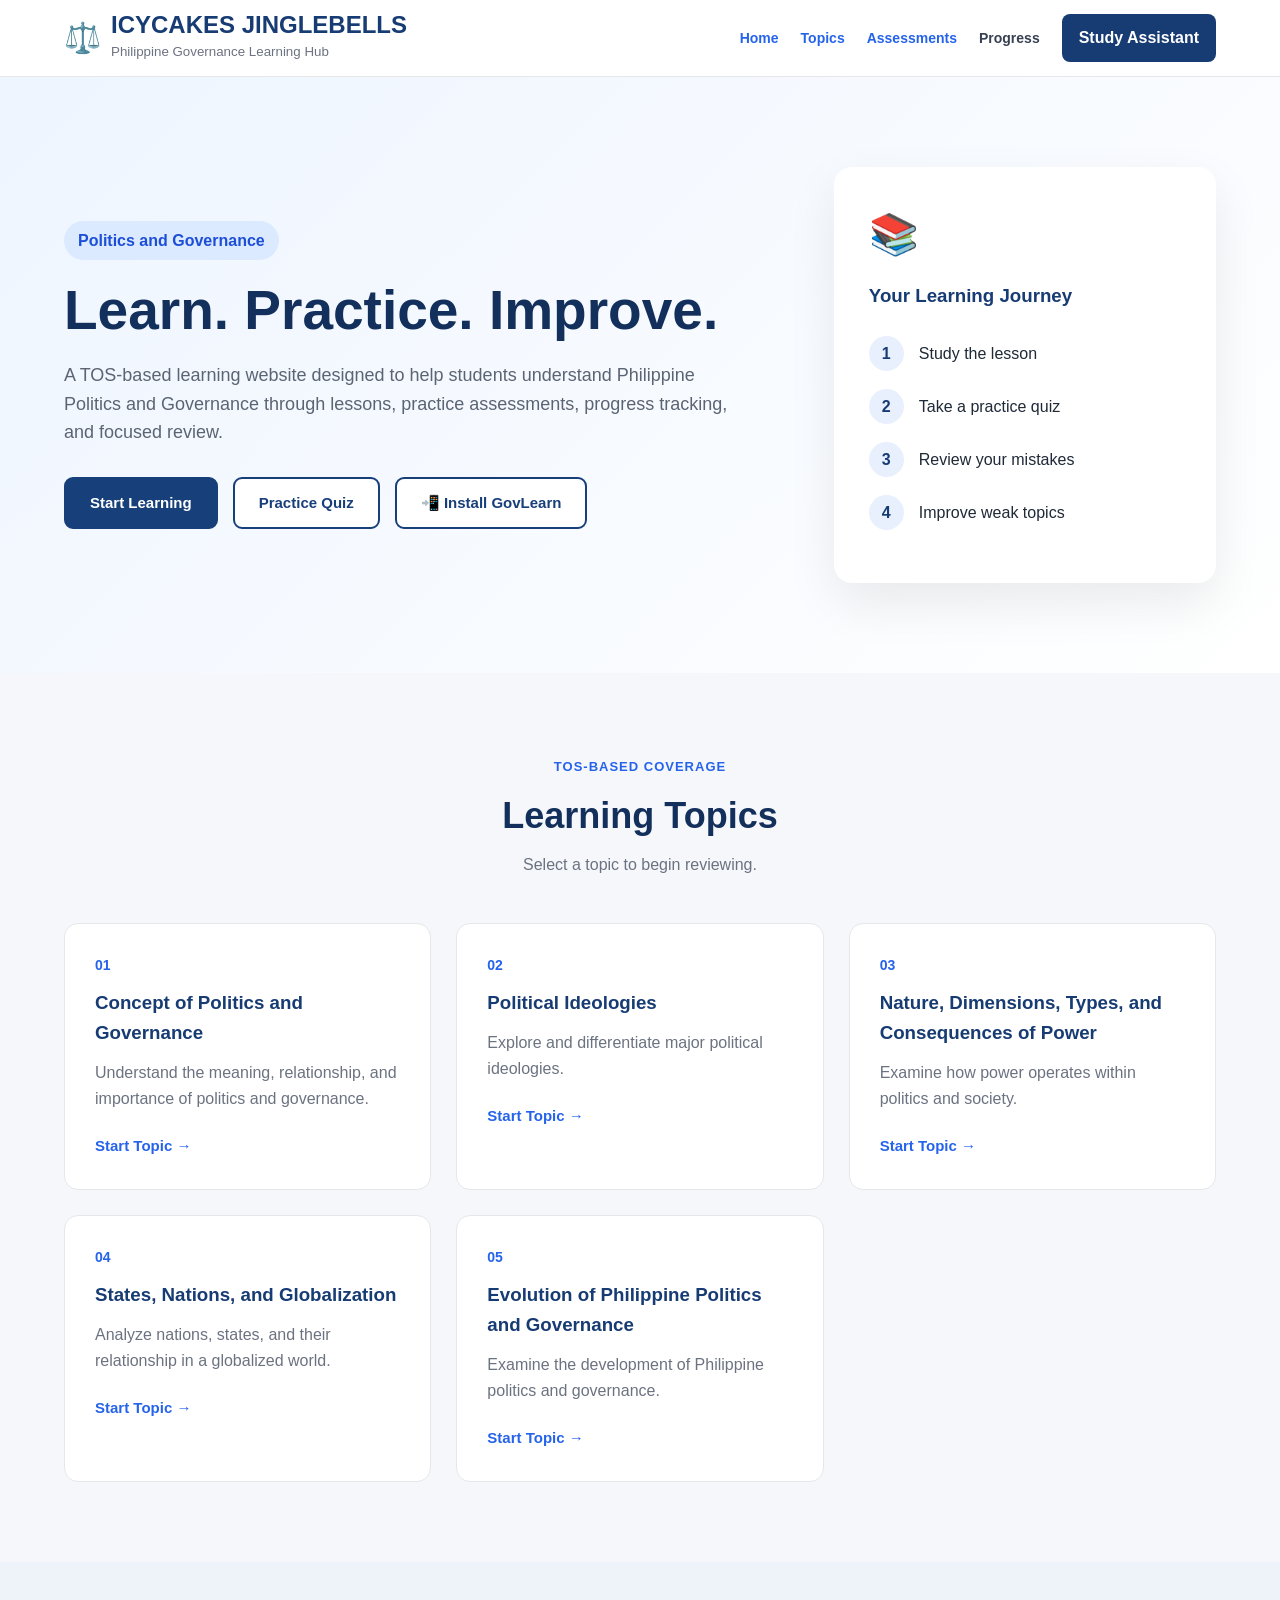
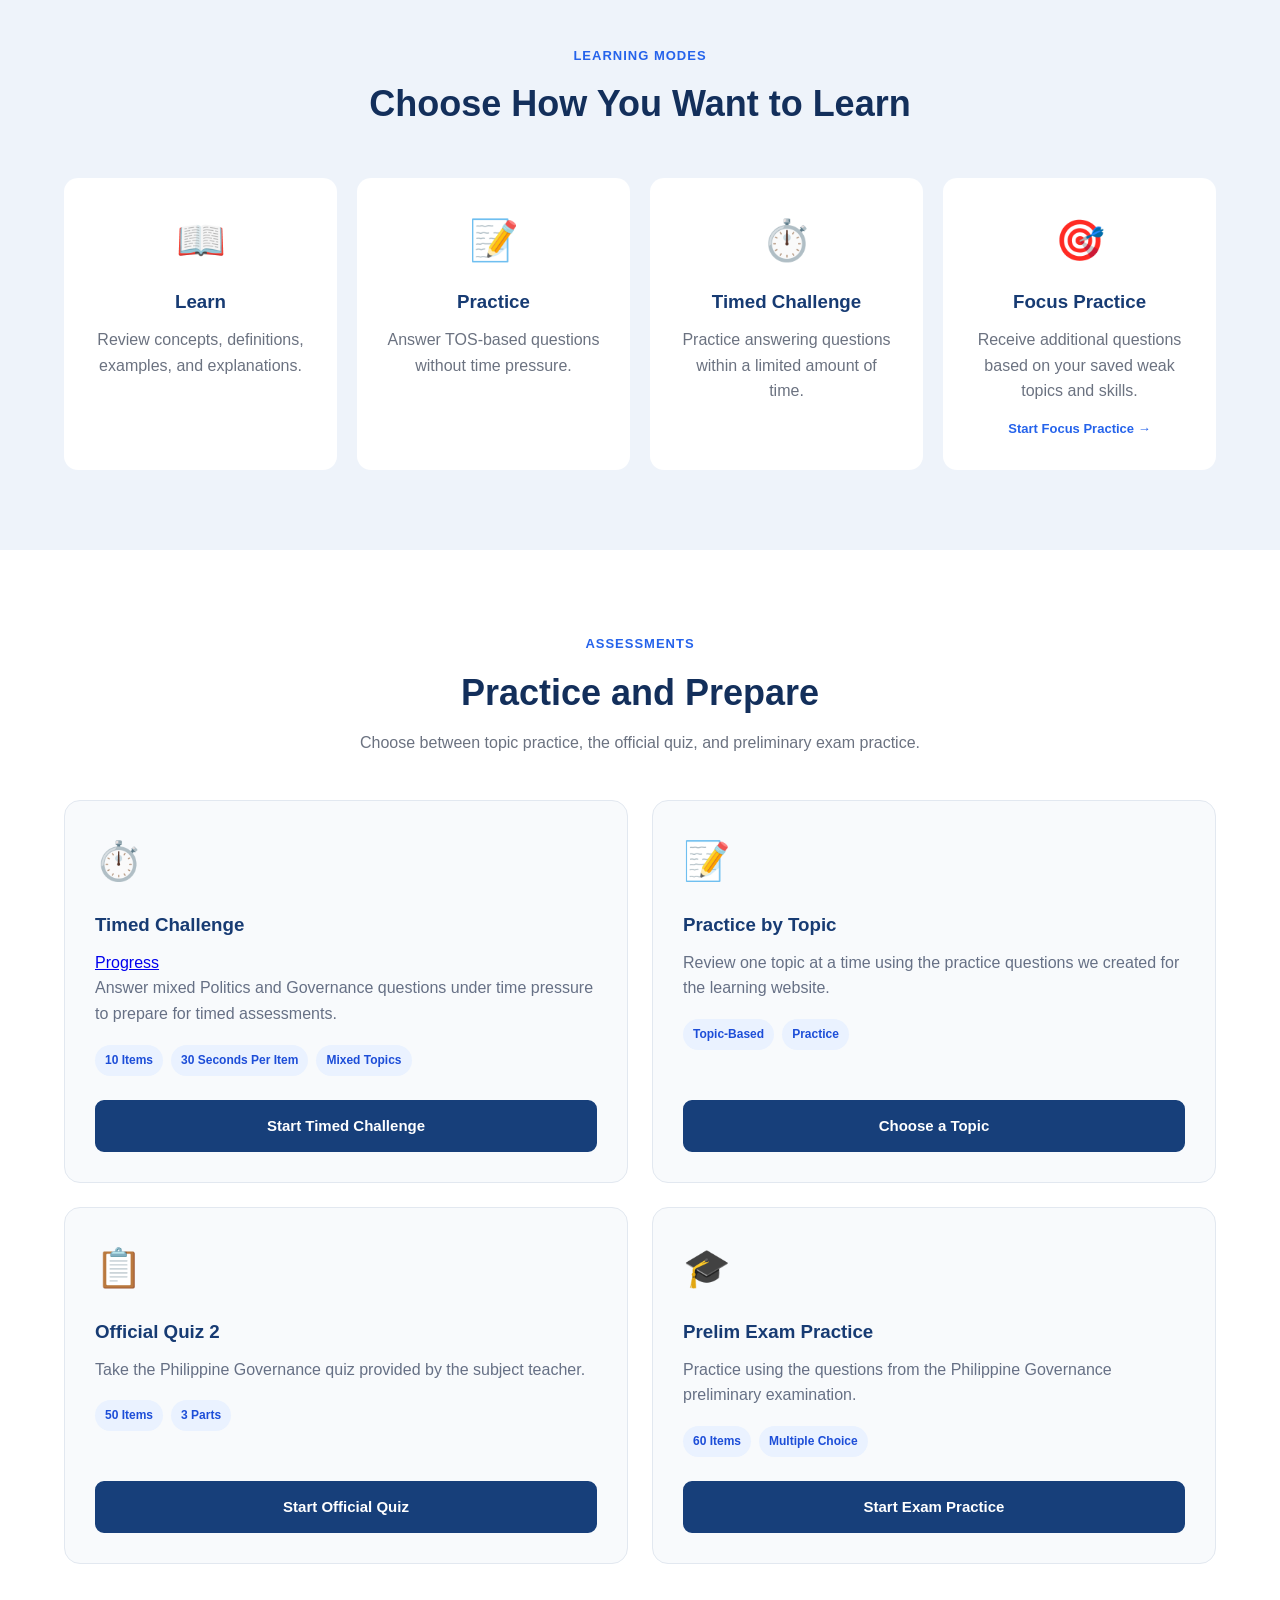
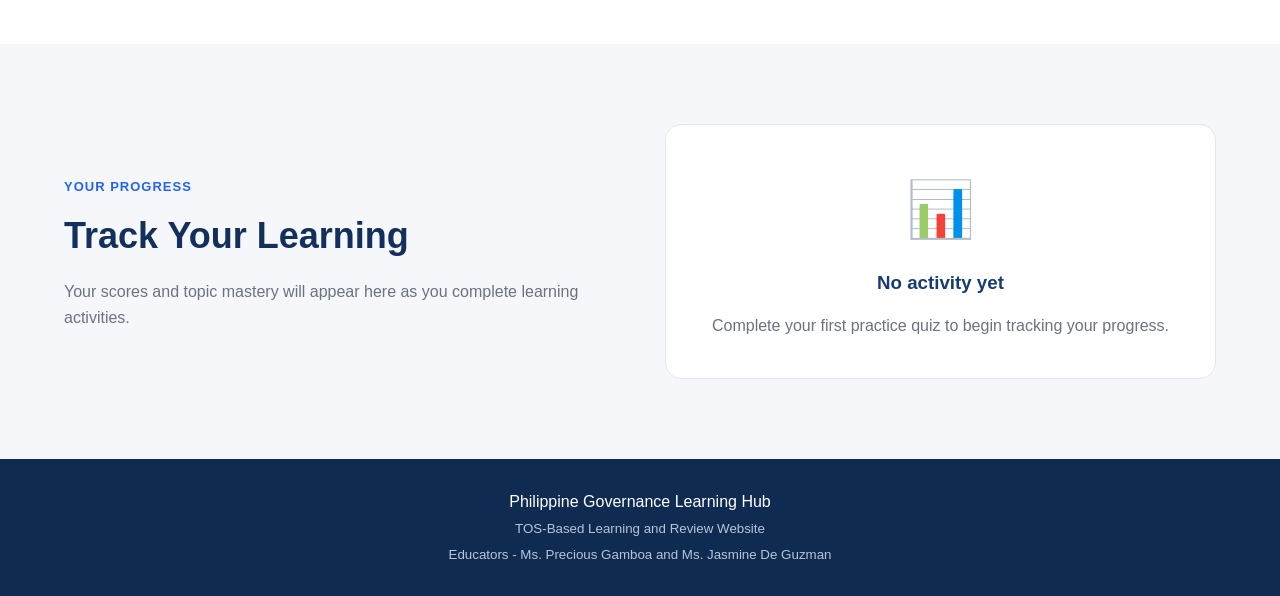
<file: index.html>
<!DOCTYPE html>
<html lang="en">
<head>
    
    <meta charset="UTF-8">

    <meta
        name="viewport"
        content="width=device-width, initial-scale=1.0"
    >

    <meta
        name="theme-color"
        content="#173b73"
    >

    <link
        rel="manifest"
        href="manifest.json"
    >

    <link
        rel="icon"
        href="icon-192.png"
    >
    
    <title>Philippine Governance Learning Hub</title>

    <link rel="stylesheet" href="style.css">
</head>

<body>

    <!-- HEADER -->
    <header class="main-header">
        <div class="container nav-container">

            <div class="logo">
                <span class="logo-icon">⚖️</span>
                <div>
                    <h2>ICYCAKES JINGLEBELLS</h2>
                    <small>Philippine Governance Learning Hub</small>
                </div>
            </div>

            <nav>
                <a href="#home">Home</a>
                <a href="#topics">Topics</a>
                <a href="#assessments">Assessments</a>
                <a href="progress.html">Progress</a>

                <button class="assistant-btn" id="assistantButton">
                    Study Assistant
                </button>
            </nav>

        </div>
    </header>


    <!-- HERO SECTION -->
    <main>

        <section class="hero" id="home">

            <div class="container hero-content">

                <div class="hero-text">

                    <span class="tag">
                        Politics and Governance
                    </span>

                    <h1>
                        Learn. Practice. Improve.
                    </h1>

                    <p>
                        A TOS-based learning website designed to help students
                        understand Philippine Politics and Governance through
                        lessons, practice assessments, progress tracking,
                        and focused review.
                    </p>

                    <div class="hero-buttons">

                        <button
                            class="primary-btn"
                            id="startLearningButton"
                        >
                            Start Learning
                        </button>

                        <button
                            class="secondary-btn"
                            id="practiceButton"
                        >
                            Practice Quiz
                        </button>
                        
                        <button
                        type="button"
                        class="secondary-btn"
                        id="installGovLearnButton"
                    >
                        📲 Install GovLearn
                    </button>

                    </div>

                </div>


                <div class="hero-card">

                    <div class="card-icon">
                        📚
                    </div>

                    <h3>Your Learning Journey</h3>

                    <div class="journey-item">
                        <span>1</span>
                        <p>Study the lesson</p>
                    </div>

                    <div class="journey-item">
                        <span>2</span>
                        <p>Take a practice quiz</p>
                    </div>

                    <div class="journey-item">
                        <span>3</span>
                        <p>Review your mistakes</p>
                    </div>

                    <div class="journey-item">
                        <span>4</span>
                        <p>Improve weak topics</p>
                    </div>

                </div>

            </div>

        </section>


        <!-- TOPICS -->
        <section class="topics-section" id="topics">

            <div class="container">

                <div class="section-heading">

                    <span class="section-label">
                        TOS-Based Coverage
                    </span>

                    <h2>
                        Learning Topics
                    </h2>

                    <p>
                        Select a topic to begin reviewing.
                    </p>

                </div>


                <div class="topic-grid">

                    <article class="topic-card">

                        <div class="topic-number">
                            01
                        </div>

                        <h3>
                            Concept of Politics and Governance
                        </h3>

                        <p>
                            Understand the meaning, relationship,
                            and importance of politics and governance.
                        </p>

                        <button
                            class="topic-btn"
                            data-topic="politics"
                        >
                            Start Topic →
                        </button>

                    </article>


                    <article class="topic-card">

                        <div class="topic-number">
                            02
                        </div>

                        <h3>
                            Political Ideologies
                        </h3>

                        <p>
                            Explore and differentiate major
                            political ideologies.
                        </p>

                        <button
                            class="topic-btn"
                            data-topic="ideologies"
                        >
                            Start Topic →
                        </button>

                    </article>


                    <article class="topic-card">

                        <div class="topic-number">
                            03
                        </div>

                        <h3>
                            Nature, Dimensions, Types,
                            and Consequences of Power
                        </h3>

                        <p>
                            Examine how power operates within
                            politics and society.
                        </p>

                        <button
                            class="topic-btn"
                            data-topic="power"
                        >
                            Start Topic →
                        </button>

                    </article>


                    <article class="topic-card">

                        <div class="topic-number">
                            04
                        </div>

                        <h3>
                            States, Nations, and Globalization
                        </h3>

                        <p>
                            Analyze nations, states, and their
                            relationship in a globalized world.
                        </p>

                        <button
                            class="topic-btn"
                            data-topic="globalization"
                        >
                            Start Topic →
                        </button>

                    </article>


                    <article class="topic-card">

                        <div class="topic-number">
                            05
                        </div>

                        <h3>
                            Evolution of Philippine Politics
                            and Governance
                        </h3>

                        <p>
                            Examine the development of Philippine
                            politics and governance.
                        </p>

                        <button
                            class="topic-btn"
                            data-topic="evolution"
                        >
                            Start Topic →
                        </button>

                    </article>

                </div>

            </div>

        </section>


        <!-- LEARNING MODES -->
        <section class="modes-section">

            <div class="container">

                <div class="section-heading">

                    <span class="section-label">
                        Learning Modes
                    </span>

                    <h2>
                        Choose How You Want to Learn
                    </h2>

                </div>


                <div class="mode-grid">

                    <div class="mode-card">
                        <div class="mode-icon">📖</div>

                        <h3>Learn</h3>

                        <p>
                            Review concepts, definitions,
                            examples, and explanations.
                        </p>
                    </div>


                    <div class="mode-card">
                        <div class="mode-icon">📝</div>

                        <h3>Practice</h3>

                        <p>
                            Answer TOS-based questions without
                            time pressure.
                        </p>
                    </div>


                    <div class="mode-card">
                        <div class="mode-icon">⏱️</div>

                        <h3>Timed Challenge</h3>

                        <p>
                            Practice answering questions within
                            a limited amount of time.
                        </p>
                    </div>


                    <div class="mode-card">

                        <div class="mode-icon">
                            🎯
                        </div>
                    
                        <h3>
                            Focus Practice
                        </h3>
                    
                        <p>
                            Receive additional questions based
                            on your saved weak topics and skills.
                        </p>
                    
                        <a
                            href="focus.html"
                            class="mode-action-link"
                        >
                            Start Focus Practice →
                        </a>
                    
                    </div>

                </div>

            </div>

        </section>


<!-- =========================================
     ASSESSMENT CENTER
     Place this AFTER the Learning Modes section
     and BEFORE the Progress section.
========================================= -->

<section class="assessments-section" id="assessments">

    <div class="container">

        <div class="section-heading">

            <span class="section-label">
                Assessments
            </span>

            <h2>
                Practice and Prepare
            </h2>

            <p>
                Choose between topic practice, the official quiz,
                and preliminary exam practice.
            </p>

        </div>


        <div class="assessment-grid">

            <div class="assessment-card">

                <div class="assessment-icon">
                    ⏱️
                </div>
            
                <h3>
                    Timed Challenge
                </h3><a href="#progress">Progress</a>
            
                <p>
                    Answer mixed Politics and Governance questions
                    under time pressure to prepare for timed assessments.
                </p>
            
                <div class="assessment-meta">
            
                    <span>
                        10 Items
                    </span>
            
                    <span>
                        30 Seconds Per Item
                    </span>
            
                    <span>
                        Mixed Topics
                    </span>
            
                </div>
            
                <a
                    href="challenge.html"
                    class="primary-btn assessment-link"
                >
                    Start Timed Challenge
                </a>
            
            </div>


            <!-- OUR CURRENT PRACTICE QUIZ -->

            <article class="assessment-card">

                <div class="assessment-icon">
                    📝
                </div>

                <h3>
                    Practice by Topic
                </h3>

                <p>
                    Review one topic at a time using the practice
                    questions we created for the learning website.
                </p>

                <div class="assessment-meta">

                    <span>
                        Topic-Based
                    </span>

                    <span>
                        Practice
                    </span>

                </div>

                <a
                    href="#topics"
                    class="primary-btn assessment-link"
                >
                    Choose a Topic
                </a>

            </article>


            <!-- OFFICIAL QUIZ -->

            <article class="assessment-card">

                <div class="assessment-icon">
                    📋
                </div>

                <h3>
                    Official Quiz 2
                </h3>

                <p>
                    Take the Philippine Governance quiz provided
                    by the subject teacher.
                </p>

                <div class="assessment-meta">

                    <span>
                        50 Items
                    </span>

                    <span>
                        3 Parts
                    </span>

                </div>

                <a
                    href="assessment.html?type=official-quiz"
                    class="primary-btn assessment-link"
                >
                    Start Official Quiz
                </a>

            </article>


            <!-- EXAM PRACTICE -->

            <article class="assessment-card">

                <div class="assessment-icon">
                    🎓
                </div>

                <h3>
                    Prelim Exam Practice
                </h3>

                <p>
                    Practice using the questions from the
                    Philippine Governance preliminary examination.
                </p>

                <div class="assessment-meta">

                    <span>
                        60 Items
                    </span>

                    <span>
                        Multiple Choice
                    </span>

                </div>

                <a
                    href="assessment.html?type=exam-practice"
                    class="primary-btn assessment-link"
                >
                    Start Exam Practice
                </a>

            </article>


        </div>

    </div>

</section>


        <!-- PROGRESS PREVIEW -->
        <section class="progress-section" id="progress">

            <div class="container progress-container">

                <div>

                    <span class="section-label">
                        Your Progress
                    </span>

                    <h2>
                        Track Your Learning
                    </h2>

                    <p>
                        Your scores and topic mastery will appear here
                        as you complete learning activities.
                    </p>

                </div>


                <div class="progress-card">

                    <div class="progress-placeholder">
                        📊
                    </div>

                    <h3>No activity yet</h3>

                    <p>
                        Complete your first practice quiz
                        to begin tracking your progress.
                    </p>

                </div>

            </div>

        </section>

    </main>


    <!-- FOOTER -->
    <footer>

        <div class="container">

            <p>
                Philippine Governance Learning Hub
            </p>

            <small>
                TOS-Based Learning and Review Website
            </small>
            <br>
            <small class="educators">
                Educators - Ms. Precious Gamboa and Ms. Jasmine De Guzman 
            </small>

        </div>

    </footer>


    <!-- JAVASCRIPT -->
    <script src="json.js"></script>

    <script src="progress.js"></script>

    <script src="script.js"></script>

    <script src="pwa.js"></script>

    <script src="site-ui.js"></script>

</body>
</html>
</file>
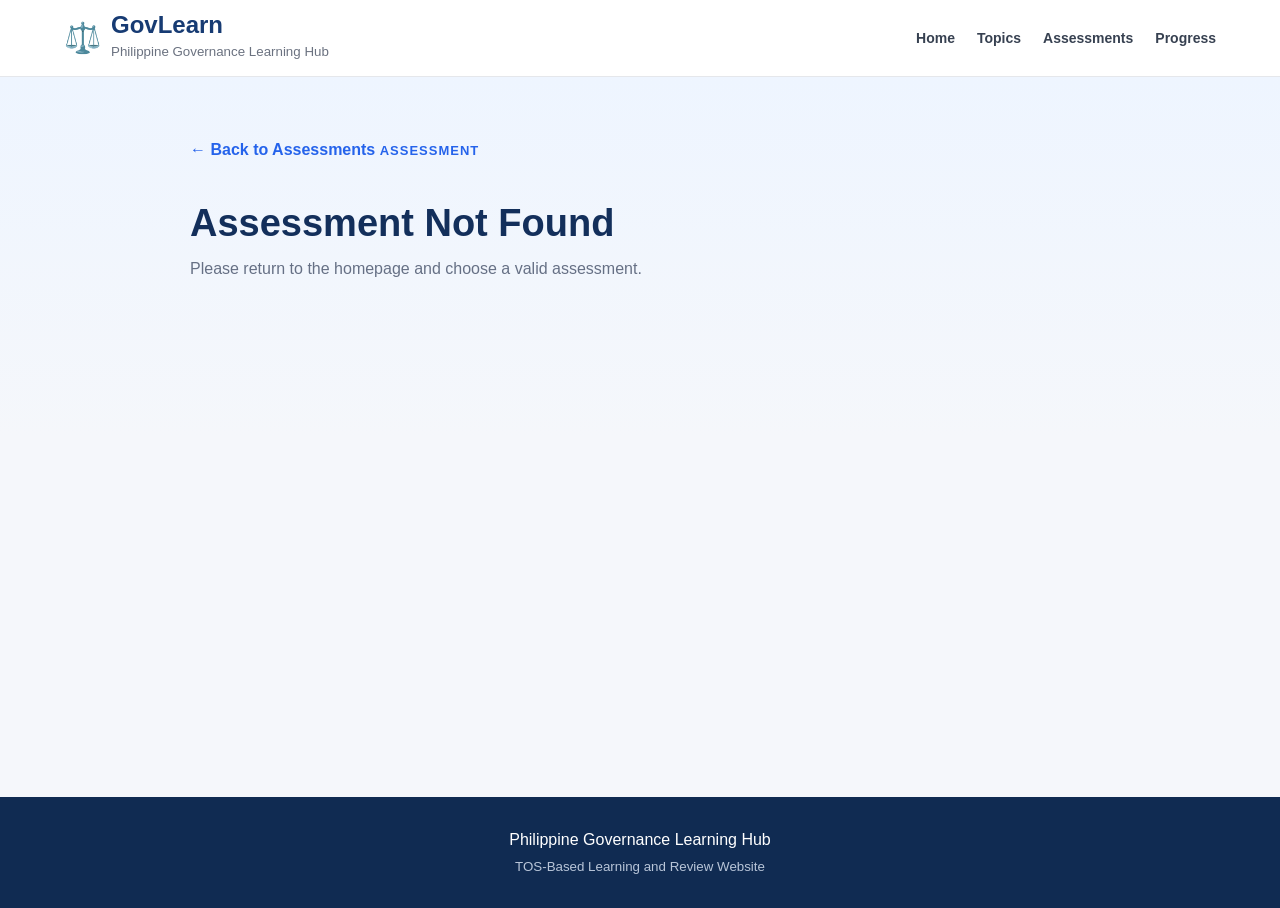
<file: assessment.html>
<!DOCTYPE html>
<html lang="en">
<head>
    <meta charset="UTF-8">

    <meta
        name="viewport"
        content="width=device-width, initial-scale=1.0"
    >

    <meta
        name="theme-color"
        content="#173b73"
    >

    <link
        rel="manifest"
        href="manifest.json"
    >

    <link
        rel="icon"
        href="icon-192.png"
    >
    <title>Assessment | GovLearn</title>
    <link rel="stylesheet" href="style.css">
</head>
<body>

    <header class="main-header">
        <div class="container nav-container">
            <div class="logo">
                <span class="logo-icon">⚖️</span>
                <div>
                    <h2>GovLearn</h2>
                    <small>Philippine Governance Learning Hub</small>
                </div>
            </div>

            <nav>
                <a href="index.html">Home</a>
                <a href="index.html#topics">Topics</a>
                <a href="index.html#assessments">Assessments</a>
                <a href="progress.html">Progress</a>
            </nav>
        </div>
    </header>

    <main class="quiz-page">
        <div class="container quiz-container">

            <section class="quiz-header-card">
                <a href="index.html#assessments" class="back-link">
                    ← Back to Assessments
                </a>

                <span class="section-label" id="assessmentLabel">
                    Assessment
                </span>

                <h1 id="assessmentTitle">
                    Loading Assessment...
                </h1>

                <p id="assessmentSubtitle"></p>
            </section>

            <section class="quiz-card" id="assessmentCard">

                <div class="assessment-section-heading">
                    <span id="sectionTitle">Section</span>
                    <small id="sectionInstructions"></small>
                </div>

                <div class="quiz-progress-top">
                    <span id="questionCounter">Question 1</span>
                    <span id="answeredCounter">0 Answered</span>
                </div>

                <div class="quiz-progress-bar">
                    <div class="quiz-progress-fill" id="assessmentProgressFill"></div>
                </div>

                <div class="question-meta">
                    <span class="question-level" id="questionTypeLabel">
                        Multiple Choice
                    </span>
                </div>

                <h2 class="quiz-question" id="assessmentQuestion">
                    Loading question...
                </h2>

                <div class="answer-options" id="assessmentOptions"></div>

                <div class="assessment-key-note hidden" id="keyNote"></div>

                <div class="quiz-controls">
                    <button class="secondary-btn" id="assessmentPreviousButton">
                        Previous
                    </button>

                    <button class="primary-btn" id="assessmentNextButton">
                        Next Question
                    </button>
                </div>

            </section>

            <section class="quiz-result-card hidden" id="assessmentResultCard">
                <div class="result-icon">📊</div>

                <span class="section-label">
                    Assessment Completed
                </span>

                <h2>Your Result</h2>

                <div class="score-display">
                    <strong id="assessmentFinalScore">0/0</strong>
                    <span id="assessmentPercentage">0%</span>
                </div>

                <p class="result-message" id="assessmentResultMessage"></p>

                <div class="result-summary">
                    <div class="result-summary-item">
                        <span>Correct</span>
                        <strong id="assessmentCorrect">0</strong>
                    </div>

                    <div class="result-summary-item">
                        <span>Incorrect</span>
                        <strong id="assessmentIncorrect">0</strong>
                    </div>

                    <div class="result-summary-item">
                        <span>Pending Key</span>
                        <strong id="assessmentPending">0</strong>
                    </div>
                </div>

                <div class="result-actions">
                    <button class="primary-btn" id="assessmentRetryButton">
                        Try Again
                    </button>

                    <button class="secondary-btn" id="assessmentHomeButton">
                        Back to Assessments
                    </button>
                </div>

                <p class="result-note" id="assessmentResultNote"></p>
            </section>

        </div>
    </main>

    <footer>
        <div class="container">
            <p>Philippine Governance Learning Hub</p>
            <small>TOS-Based Learning and Review Website</small>
        </div>
    </footer>

    <script src="assessment-data.js"></script>
    <script src="assessment.js"></script>
    <script src="pwa.js"></script>
    <script src="site-ui.js"></script>
</body>
</html>
</file>
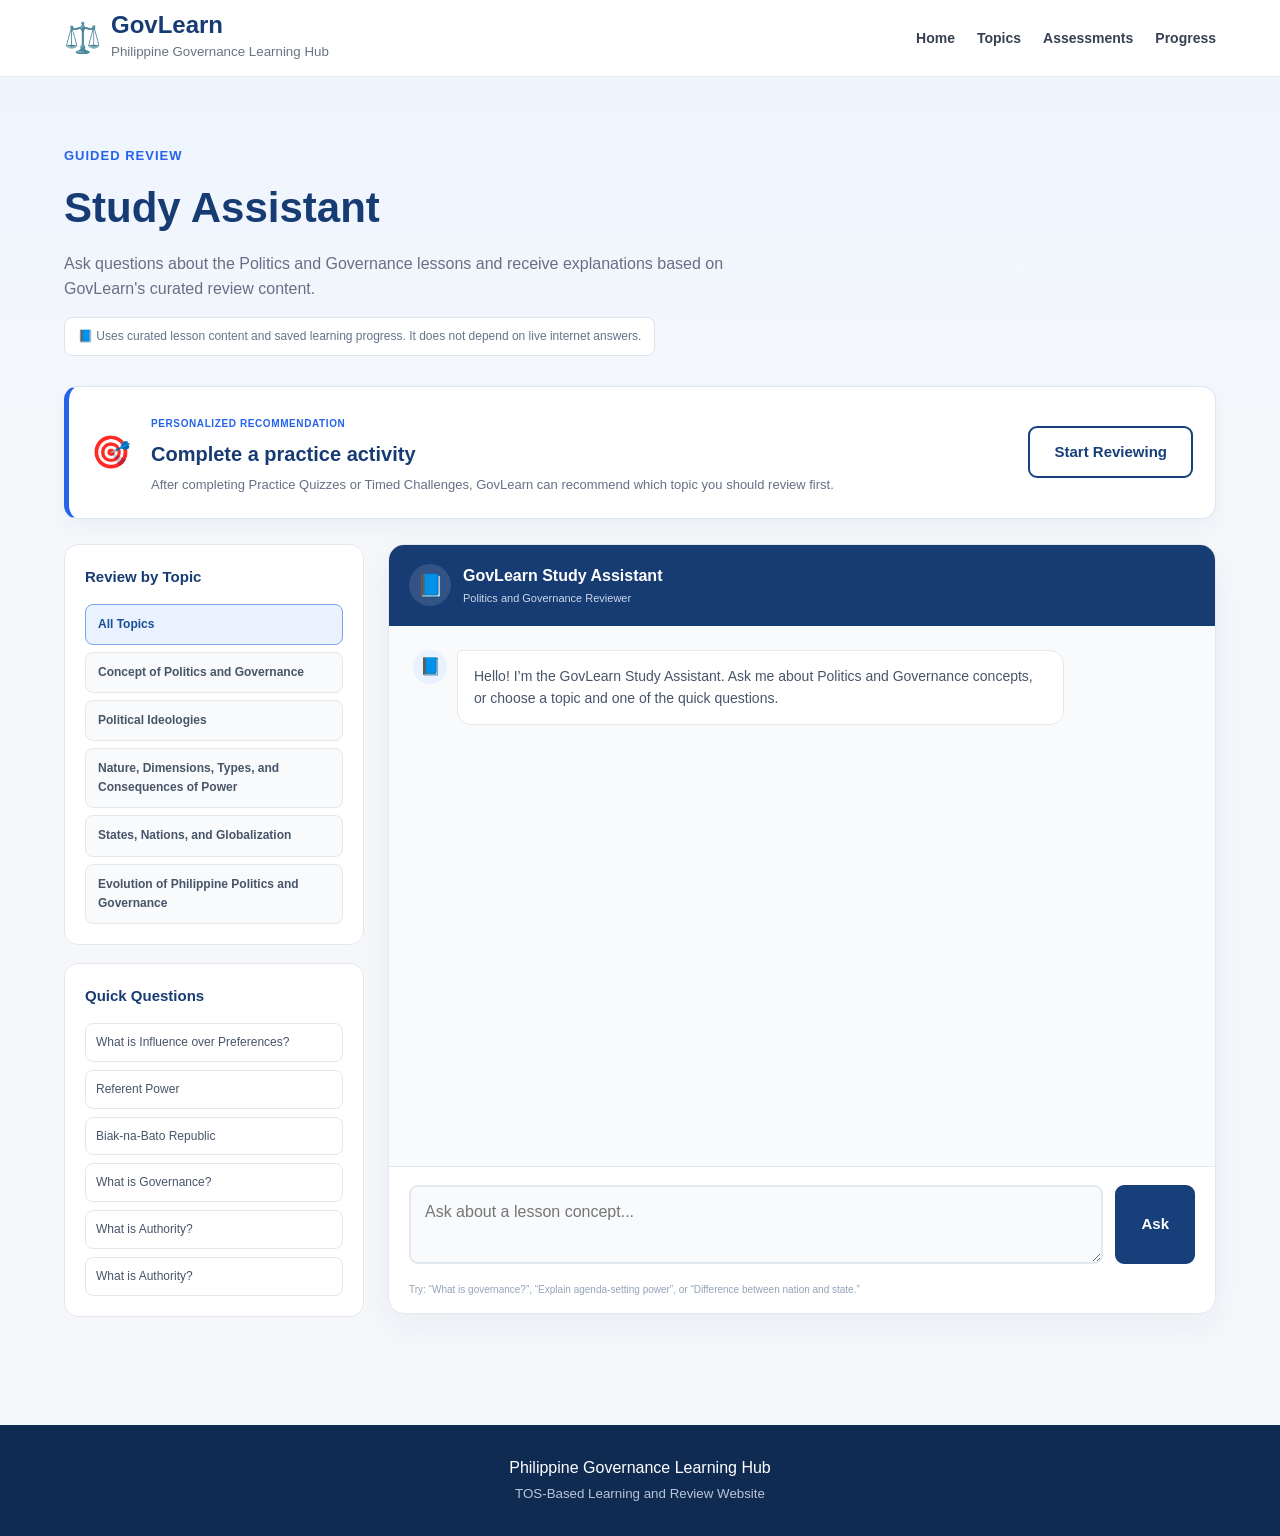
<file: assistant.html>
<!DOCTYPE html>
<html lang="en">

<head>

    <meta charset="UTF-8">

    <meta
        name="viewport"
        content="width=device-width, initial-scale=1.0"
    >

    <meta
        name="theme-color"
        content="#173b73"
    >

    <link
        rel="manifest"
        href="manifest.json"
    >

    <link
        rel="icon"
        href="icon-192.png"
    >

    <title>
        Study Assistant | GovLearn
    </title>

    <link
        rel="stylesheet"
        href="style.css"
    >

</head>


<body>


    <!-- =====================================================
         HEADER
    ====================================================== -->

    <header class="main-header">

        <div class="container nav-container">


            <div class="logo">

                <span class="logo-icon">
                    ⚖️
                </span>

                <div>

                    <h2>
                        GovLearn
                    </h2>

                    <small>
                        Philippine Governance Learning Hub
                    </small>

                </div>

            </div>


            <nav>

                <a href="index.html">
                    Home
                </a>

                <a href="index.html#topics">
                    Topics
                </a>

                <a href="index.html#assessments">
                    Assessments
                </a>

                <a href="progress.html">
                    Progress
                </a>

            </nav>


        </div>

    </header>



    <!-- =====================================================
         STUDY ASSISTANT
    ====================================================== -->

    <main class="assistant-page">

        <div class="container">


            <!-- PAGE HEADER -->

            <section class="assistant-page-header">

                <span class="section-label">
                    Guided Review
                </span>

                <h1>
                    Study Assistant
                </h1>

                <p>

                    Ask questions about the Politics and
                    Governance lessons and receive explanations
                    based on GovLearn's curated review content.

                </p>

                <div class="assistant-system-note">

                    📘 Uses curated lesson content and saved
                    learning progress. It does not depend on
                    live internet answers.

                </div>

            </section>



            <!-- PERSONALIZED RECOMMENDATION -->

            <section
                class="assistant-recommendation"
                id="assistantRecommendation"
            >

                <div class="assistant-recommendation-icon">
                    🎯
                </div>


                <div>

                    <span>
                        Personalized Recommendation
                    </span>

                    <h2 id="recommendationTitle">
                        Complete a practice activity
                    </h2>

                    <p id="recommendationText">

                        After completing quizzes, GovLearn can
                        recommend which topic you should review
                        first.

                    </p>

                </div>


                <a
                    href="index.html#topics"
                    class="secondary-btn"
                    id="recommendationLink"
                >
                    Start Reviewing
                </a>

            </section>



            <!-- MAIN ASSISTANT GRID -->

            <section class="assistant-layout">


                <!-- =================================================
                     LEFT SIDEBAR
                ================================================== -->

                <aside class="assistant-sidebar">


                    <div class="assistant-sidebar-card">

                        <h3>
                            Review by Topic
                        </h3>

                        <div
                            class="assistant-topic-buttons"
                            id="assistantTopicButtons"
                        >
                        </div>

                    </div>



                    <div class="assistant-sidebar-card">

                        <h3>
                            Quick Questions
                        </h3>

                        <div
                            class="assistant-quick-list"
                            id="assistantQuickQuestions"
                        >
                        </div>

                    </div>


                </aside>



                <!-- =================================================
                     CHAT PANEL
                ================================================== -->

                <div class="assistant-chat-panel">


                    <!-- CHAT HEADER -->

                    <div class="assistant-chat-header">

                        <div class="assistant-avatar">
                            📘
                        </div>

                        <div>

                            <strong>
                                GovLearn Study Assistant
                            </strong>

                            <span>
                                Politics and Governance Reviewer
                            </span>

                        </div>

                    </div>



                    <!-- MESSAGES -->

                    <div
                        class="assistant-messages"
                        id="assistantMessages"
                    >
                    </div>



                    <!-- INPUT -->

                    <div class="assistant-input-area">


                        <textarea
                            id="assistantInput"
                            rows="2"
                            maxlength="180"
                            placeholder="Ask about a lesson concept..."
                        ></textarea>


                        <button
                            type="button"
                            class="primary-btn"
                            id="assistantAskButton"
                        >
                            Ask
                        </button>


                    </div>


                    <div class="assistant-input-help">

                        Try:
                        “What is governance?”,
                        “Explain agenda-setting power”,
                        or
                        “Difference between nation and state.”

                    </div>


                </div>


            </section>


        </div>

    </main>



    <!-- =====================================================
         FOOTER
    ====================================================== -->

    <footer>

        <div class="container">

            <p>
                Philippine Governance Learning Hub
            </p>

            <small>
                TOS-Based Learning and Review Website
            </small>

        </div>

    </footer>



    <!-- =====================================================
         SCRIPTS

         ORDER IS IMPORTANT
    ====================================================== -->

    <script src="json.js"></script>

    <script src="progress.js"></script>

    <script src="assistant-data.js"></script>

    <script src="assistant.js"></script>

    <script src="pwa.js"></script>

    <script src="site-ui.js"></script>


</body>

</html>
</file>
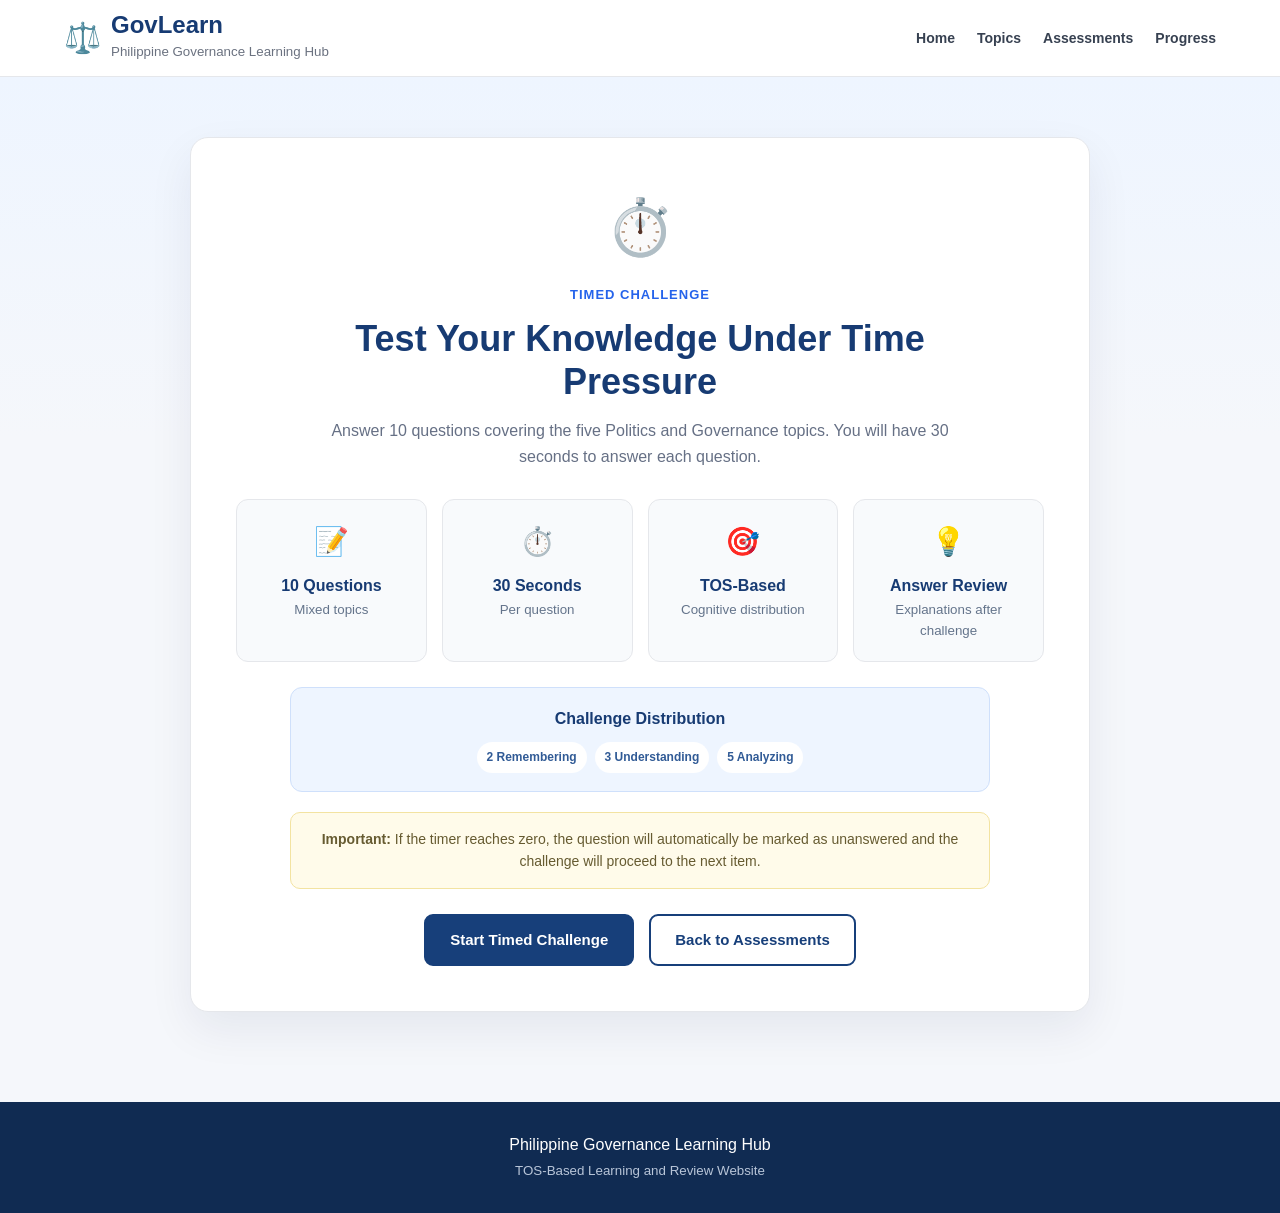
<file: challenge.html>
<!DOCTYPE html>
<html lang="en">

<head>

    <meta charset="UTF-8">

    <meta
        name="viewport"
        content="width=device-width, initial-scale=1.0"
    >

    <meta
        name="theme-color"
        content="#173b73"
    >

    <link
        rel="manifest"
        href="manifest.json"
    >

    <link
        rel="icon"
        href="icon-192.png"
    >

    <title>
        Timed Challenge | GovLearn
    </title>

    <link
        rel="stylesheet"
        href="style.css"
    >

</head>


<body>


    <!-- =====================================================
         HEADER
    ====================================================== -->

    <header class="main-header">

        <div class="container nav-container">


            <div class="logo">

                <span class="logo-icon">
                    ⚖️
                </span>

                <div>

                    <h2>
                        GovLearn
                    </h2>

                    <small>
                        Philippine Governance Learning Hub
                    </small>

                </div>

            </div>


            <nav>

                <a href="index.html">
                    Home
                </a>

                <a href="index.html#topics">
                    Topics
                </a>

                <a href="index.html#assessments">
                    Assessments
                </a>

                <a href="progress.html">Progress</a>

            </nav>


        </div>

    </header>



    <!-- =====================================================
         TIMED CHALLENGE
    ====================================================== -->

    <main class="quiz-page">

        <div class="container quiz-container">


            <!-- =================================================
                 INTRO / START SCREEN
            ================================================== -->

            <section
                class="challenge-start-card"
                id="challengeStartCard"
            >


                <div class="challenge-start-icon">
                    ⏱️
                </div>


                <span class="section-label">
                    Timed Challenge
                </span>


                <h1>
                    Test Your Knowledge Under Time Pressure
                </h1>


                <p class="challenge-description">

                    Answer 10 questions covering the five
                    Politics and Governance topics.

                    You will have 30 seconds to answer
                    each question.

                </p>



                <div class="challenge-rules">


                    <div class="challenge-rule">

                        <span>
                            📝
                        </span>

                        <div>

                            <strong>
                                10 Questions
                            </strong>

                            <small>
                                Mixed topics
                            </small>

                        </div>

                    </div>


                    <div class="challenge-rule">

                        <span>
                            ⏱️
                        </span>

                        <div>

                            <strong>
                                30 Seconds
                            </strong>

                            <small>
                                Per question
                            </small>

                        </div>

                    </div>


                    <div class="challenge-rule">

                        <span>
                            🎯
                        </span>

                        <div>

                            <strong>
                                TOS-Based
                            </strong>

                            <small>
                                Cognitive distribution
                            </small>

                        </div>

                    </div>


                    <div class="challenge-rule">

                        <span>
                            💡
                        </span>

                        <div>

                            <strong>
                                Answer Review
                            </strong>

                            <small>
                                Explanations after challenge
                            </small>

                        </div>

                    </div>


                </div>



                <div class="challenge-distribution">

                    <strong>
                        Challenge Distribution
                    </strong>

                    <div>

                        <span>
                            2 Remembering
                        </span>

                        <span>
                            3 Understanding
                        </span>

                        <span>
                            5 Analyzing
                        </span>

                    </div>

                </div>



                <div class="challenge-warning">

                    <strong>
                        Important:
                    </strong>

                    If the timer reaches zero, the question
                    will automatically be marked as unanswered
                    and the challenge will proceed to the next item.

                </div>



                <div class="challenge-start-actions">


                    <button
                        type="button"
                        class="primary-btn"
                        id="startChallengeButton"
                    >
                        Start Timed Challenge
                    </button>


                    <a
                        href="index.html#assessments"
                        class="secondary-btn"
                    >
                        Back to Assessments
                    </a>


                </div>


            </section>



            <!-- =================================================
                 ACTIVE CHALLENGE
            ================================================== -->

            <section
                class="quiz-card hidden"
                id="challengeQuizCard"
            >


                <!-- TOP INFORMATION -->

                <div class="challenge-top-row">


                    <div>

                        <span class="challenge-mode-label">
                            Timed Challenge
                        </span>

                        <span id="challengeQuestionCounter">
                            Question 1 of 10
                        </span>

                    </div>



                    <!-- TIMER -->

                    <div
                        class="timer-box"
                        id="timerBox"
                    >

                        <span class="timer-icon">
                            ⏱️
                        </span>

                        <div>

                            <small>
                                Time Left
                            </small>

                            <strong id="timerDisplay">
                                00:30
                            </strong>

                        </div>

                    </div>


                </div>



                <!-- TIMER BAR -->

                <div class="timer-progress">

                    <div
                        class="timer-progress-fill"
                        id="timerProgressFill"
                    >
                    </div>

                </div>



                <!-- QUESTION INFORMATION -->

                <div class="challenge-question-meta">


                    <span
                        class="question-level"
                        id="challengeLevel"
                    >
                        Remembering
                    </span>


                    <span
                        class="challenge-topic-badge"
                        id="challengeTopic"
                    >
                        Topic
                    </span>


                </div>



                <!-- QUESTION -->

                <h2
                    class="quiz-question"
                    id="challengeQuestionText"
                >
                    Loading question...
                </h2>



                <!-- ANSWERS -->

                <div
                    class="answer-options"
                    id="challengeAnswerOptions"
                >
                </div>



                <!-- MESSAGE -->

                <div
                    class="challenge-message hidden"
                    id="challengeMessage"
                >
                </div>



                <!-- NEXT -->

                <div class="challenge-controls">


                    <span id="challengeAnsweredCounter">
                        0 of 10 Answered
                    </span>


                    <button
                        type="button"
                        class="primary-btn"
                        id="challengeNextButton"
                    >
                        Submit & Next
                    </button>


                </div>


            </section>



            <!-- =================================================
                 CHALLENGE RESULT
            ================================================== -->

            <section
                class="quiz-result-card hidden"
                id="challengeResultCard"
            >


                <div class="result-icon">
                    🏁
                </div>


                <span class="section-label">
                    Timed Challenge Completed
                </span>


                <h2>
                    Challenge Result
                </h2>



                <div class="score-display">

                    <strong id="challengeFinalScore">
                        0/10
                    </strong>

                    <span id="challengeFinalPercentage">
                        0%
                    </span>

                </div>



                <p
                    class="result-message"
                    id="challengeResultMessage"
                >
                </p>



                <div class="result-summary">


                    <div class="result-summary-item">

                        <span>
                            Correct
                        </span>

                        <strong id="challengeCorrect">
                            0
                        </strong>

                    </div>


                    <div class="result-summary-item">

                        <span>
                            Incorrect
                        </span>

                        <strong id="challengeIncorrect">
                            0
                        </strong>

                    </div>


                    <div class="result-summary-item">

                        <span>
                            Time Expired
                        </span>

                        <strong id="challengeExpired">
                            0
                        </strong>

                    </div>


                </div>



                <div class="result-actions">


                    <button
                        type="button"
                        class="primary-btn"
                        id="challengeReviewButton"
                    >
                        Review My Answers
                    </button>


                    <button
                        type="button"
                        class="secondary-btn"
                        id="challengeRetryButton"
                    >
                        Try Again
                    </button>


                    <a
                        href="index.html#assessments"
                        class="secondary-btn"
                    >
                        Return to Assessments
                    </a>


                </div>


            </section>



            <!-- =================================================
                 CHALLENGE ANSWER REVIEW
            ================================================== -->

            <section
                class="answer-review-section hidden"
                id="challengeReviewSection"
            >


                <div class="review-header">


                    <div>

                        <span class="section-label">
                            Challenge Review
                        </span>

                        <h2>
                            Review Your Answers
                        </h2>

                        <p>
                            Review your mistakes and identify
                            the concepts that need additional practice.
                        </p>

                    </div>


                    <button
                        type="button"
                        class="secondary-btn"
                        id="challengeBackResultButton"
                    >
                        ← Back to Result
                    </button>


                </div>



                <!-- SUMMARY -->

                <div class="review-summary-card">


                    <div class="review-summary-item">

                        <span>
                            Assessment
                        </span>

                        <strong>
                            Timed Challenge
                        </strong>

                    </div>


                    <div class="review-summary-item">

                        <span>
                            Score
                        </span>

                        <strong id="challengeReviewScore">
                            -
                        </strong>

                    </div>


                    <div class="review-summary-item">

                        <span>
                            Accuracy
                        </span>

                        <strong id="challengeReviewAccuracy">
                            -
                        </strong>

                    </div>


                </div>



                <!-- REVIEW QUESTIONS -->

                <div
                    class="answer-review-list"
                    id="challengeReviewList"
                >
                </div>



                <!-- ACTIONS -->

                <div class="review-bottom-actions">


                    <button
                        type="button"
                        class="primary-btn"
                        id="challengeReviewRetryButton"
                    >
                        Try Challenge Again
                    </button>


                    <a
                        href="index.html#assessments"
                        class="secondary-btn"
                    >
                        Return to Assessments
                    </a>


                </div>


            </section>


        </div>

    </main>



    <!-- =====================================================
         FOOTER
    ====================================================== -->

    <footer>

        <div class="container">

            <p>
                Philippine Governance Learning Hub
            </p>

            <small>
                TOS-Based Learning and Review Website
            </small>

        </div>

    </footer>



    <!-- =====================================================
         JAVASCRIPT
    ====================================================== -->

    <script src="json.js"></script>

    <script src="tos-config.js"></script>

    <script src="progress.js"></script>

    <script src="challenge.js"></script>
    
    <script src="pwa.js"></script>

    <script src="site-ui.js"></script>
</body>

</html>
</file>
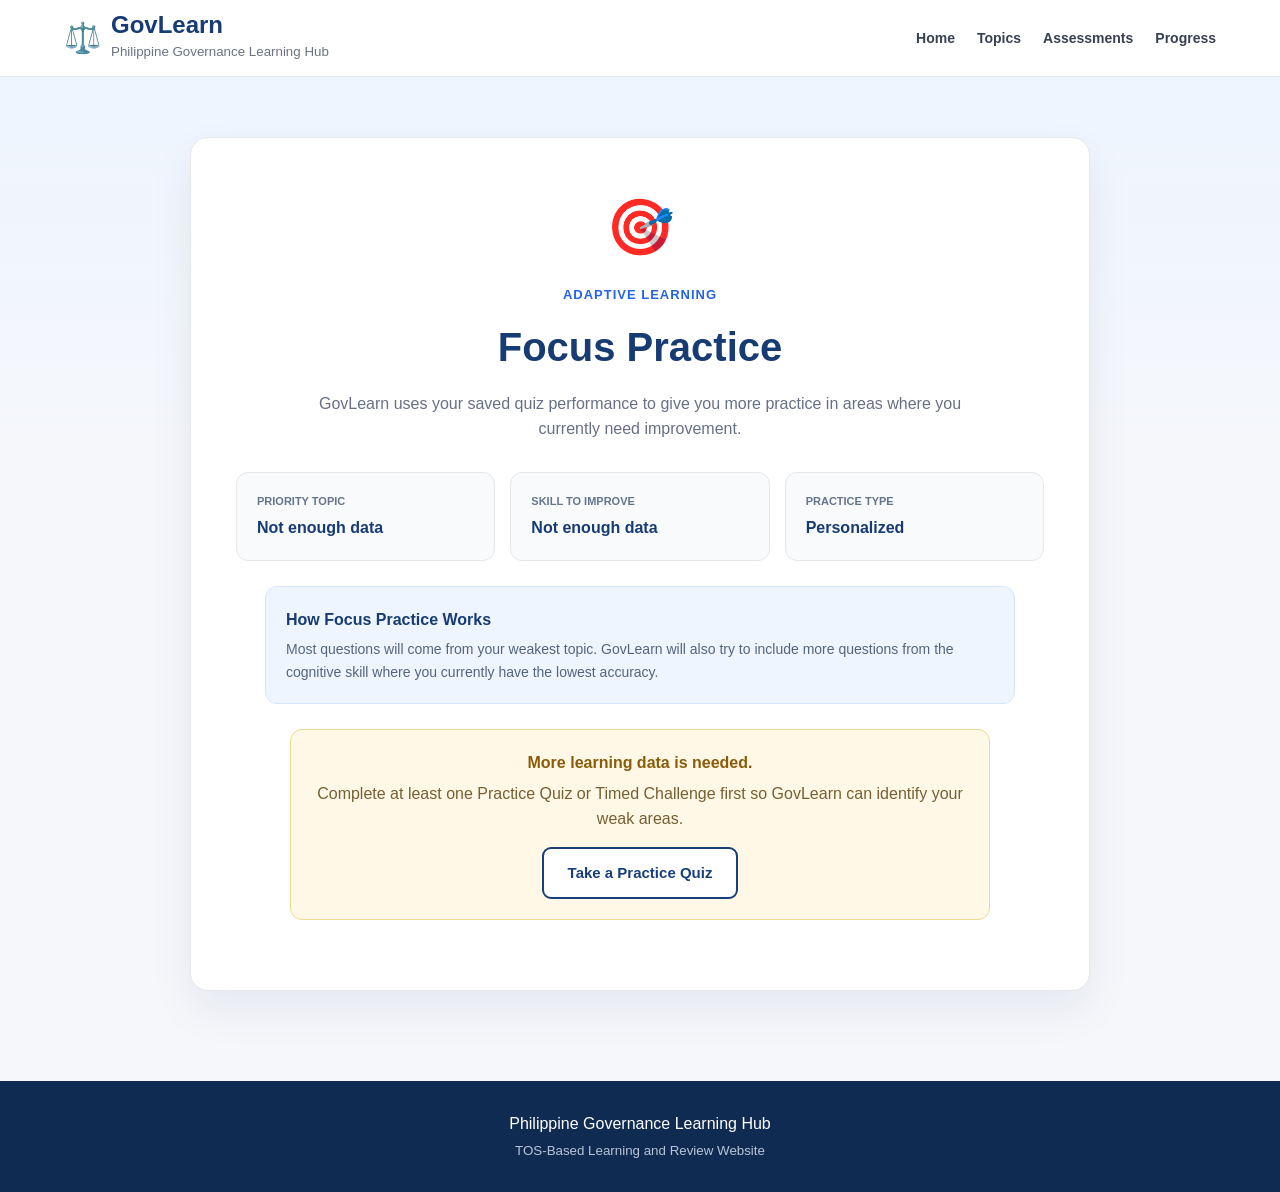
<file: focus.html>
<!DOCTYPE html>
<html lang="en">

<head>

    <meta charset="UTF-8">

    <meta
        name="viewport"
        content="width=device-width, initial-scale=1.0"
    >

    <meta
        name="theme-color"
        content="#173b73"
    >

    <link
        rel="manifest"
        href="manifest.json"
    >

    <link
        rel="icon"
        href="icon-192.png"
    >

    <title>
        Focus Practice | GovLearn
    </title>

    <link
        rel="stylesheet"
        href="style.css"
    >

</head>


<body>


    <!-- =====================================================
         HEADER
    ====================================================== -->

    <header class="main-header">

        <div class="container nav-container">


            <div class="logo">

                <span class="logo-icon">
                    ⚖️
                </span>

                <div>

                    <h2>
                        GovLearn
                    </h2>

                    <small>
                        Philippine Governance Learning Hub
                    </small>

                </div>

            </div>


            <nav>

                <a href="index.html">
                    Home
                </a>

                <a href="index.html#topics">
                    Topics
                </a>

                <a href="index.html#assessments">
                    Assessments
                </a>

                <a href="progress.html">
                    Progress
                </a>

            </nav>


        </div>

    </header>



    <!-- =====================================================
         FOCUS PRACTICE PAGE
    ====================================================== -->

    <main class="quiz-page">

        <div class="container quiz-container">


            <!-- =================================================
                 INTRO SCREEN
            ================================================== -->

            <section
                class="focus-start-card"
                id="focusStartCard"
            >


                <div class="focus-start-icon">
                    🎯
                </div>


                <span class="section-label">
                    Adaptive Learning
                </span>


                <h1>
                    Focus Practice
                </h1>


                <p class="focus-description">

                    GovLearn uses your saved quiz performance
                    to give you more practice in areas where
                    you currently need improvement.

                </p>



                <!-- PERSONALIZED ANALYSIS -->

                <div
                    class="focus-analysis-preview"
                    id="focusAnalysisPreview"
                >


                    <div class="focus-analysis-item">

                        <span>
                            Priority Topic
                        </span>

                        <strong id="focusWeakTopic">
                            Analyzing progress...
                        </strong>

                    </div>


                    <div class="focus-analysis-item">

                        <span>
                            Skill to Improve
                        </span>

                        <strong id="focusWeakSkill">
                            Analyzing progress...
                        </strong>

                    </div>


                    <div class="focus-analysis-item">

                        <span>
                            Practice Type
                        </span>

                        <strong>
                            Personalized
                        </strong>

                    </div>


                </div>



                <!-- EXPLANATION -->

                <div class="focus-info-box">

                    <strong>
                        How Focus Practice Works
                    </strong>

                    <p>

                        Most questions will come from your
                        weakest topic. GovLearn will also try
                        to include more questions from the
                        cognitive skill where you currently
                        have the lowest accuracy.

                    </p>

                </div>



                <!-- NO DATA MESSAGE -->

                <div
                    class="focus-no-data hidden"
                    id="focusNoData"
                >

                    <strong>
                        More learning data is needed.
                    </strong>

                    <p>

                        Complete at least one Practice Quiz or
                        Timed Challenge first so GovLearn can
                        identify your weak areas.

                    </p>

                    <a
                        href="index.html#topics"
                        class="secondary-btn"
                    >
                        Take a Practice Quiz
                    </a>

                </div>



                <div
                    class="focus-start-actions"
                    id="focusStartActions"
                >

                    <button
                        type="button"
                        class="primary-btn"
                        id="startFocusButton"
                    >
                        Start Focus Practice
                    </button>


                    <a
                        href="progress.html"
                        class="secondary-btn"
                    >
                        View Progress
                    </a>

                </div>


            </section>



            <!-- =================================================
                 ACTIVE FOCUS QUIZ
            ================================================== -->

            <section
                class="quiz-card hidden"
                id="focusQuizCard"
            >


                <div class="focus-quiz-top">


                    <div>

                        <span class="focus-mode-label">
                            Adaptive Focus Practice
                        </span>

                        <strong id="focusQuestionCounter">
                            Question 1 of 5
                        </strong>

                    </div>


                    <span
                        class="focus-priority-badge"
                        id="focusPriorityBadge"
                    >
                        Priority Topic
                    </span>


                </div>



                <div class="quiz-progress-bar">

                    <div
                        class="quiz-progress-fill"
                        id="focusProgressFill"
                    >
                    </div>

                </div>



                <!-- QUESTION META -->

                <div class="challenge-question-meta">


                    <span
                        class="question-level"
                        id="focusQuestionLevel"
                    >
                        Analyzing
                    </span>


                    <span
                        class="challenge-topic-badge"
                        id="focusQuestionTopic"
                    >
                        Topic
                    </span>


                </div>



                <!-- QUESTION -->

                <h2
                    class="quiz-question"
                    id="focusQuestionText"
                >
                    Loading question...
                </h2>



                <!-- OPTIONS -->

                <div
                    class="answer-options"
                    id="focusAnswerOptions"
                >
                </div>



                <!-- CONTROLS -->

                <div class="quiz-controls">


                    <button
                        type="button"
                        class="secondary-btn"
                        id="focusPreviousButton"
                    >
                        Previous
                    </button>


                    <button
                        type="button"
                        class="primary-btn"
                        id="focusNextButton"
                    >
                        Next Question
                    </button>


                </div>


            </section>



            <!-- =================================================
                 RESULTS
            ================================================== -->

            <section
                class="quiz-result-card hidden"
                id="focusResultCard"
            >


                <div class="result-icon">
                    🎯
                </div>


                <span class="section-label">
                    Focus Practice Completed
                </span>


                <h2>
                    Your Result
                </h2>



                <div class="score-display">

                    <strong id="focusFinalScore">
                        0/5
                    </strong>

                    <span id="focusFinalPercentage">
                        0%
                    </span>

                </div>



                <p
                    class="result-message"
                    id="focusResultMessage"
                >
                </p>



                <div class="result-summary">


                    <div class="result-summary-item">

                        <span>
                            Correct
                        </span>

                        <strong id="focusCorrect">
                            0
                        </strong>

                    </div>


                    <div class="result-summary-item">

                        <span>
                            Incorrect
                        </span>

                        <strong id="focusIncorrect">
                            0
                        </strong>

                    </div>


                    <div class="result-summary-item">

                        <span>
                            Priority Topic
                        </span>

                        <strong
                            class="focus-result-topic"
                            id="focusResultTopic"
                        >
                            -
                        </strong>

                    </div>


                </div>



                <div class="result-actions">


                    <button
                        type="button"
                        class="primary-btn"
                        id="focusReviewButton"
                    >
                        Review My Answers
                    </button>


                    <button
                        type="button"
                        class="secondary-btn"
                        id="focusAgainButton"
                    >
                        Practice Again
                    </button>


                    <a
                        href="progress.html"
                        class="secondary-btn"
                    >
                        View Progress
                    </a>


                </div>


            </section>



            <!-- =================================================
                 ANSWER REVIEW
            ================================================== -->

            <section
                class="answer-review-section hidden"
                id="focusReviewSection"
            >


                <div class="review-header">


                    <div>

                        <span class="section-label">
                            Focus Practice Review
                        </span>

                        <h2>
                            Review Your Answers
                        </h2>

                        <p>

                            Study the items you missed before
                            starting another Focus Practice.

                        </p>

                    </div>


                    <button
                        type="button"
                        class="secondary-btn"
                        id="focusBackResultButton"
                    >
                        ← Back to Result
                    </button>


                </div>



                <div class="review-summary-card">


                    <div class="review-summary-item">

                        <span>
                            Priority Topic
                        </span>

                        <strong id="focusReviewTopic">
                            -
                        </strong>

                    </div>


                    <div class="review-summary-item">

                        <span>
                            Score
                        </span>

                        <strong id="focusReviewScore">
                            -
                        </strong>

                    </div>


                    <div class="review-summary-item">

                        <span>
                            Accuracy
                        </span>

                        <strong id="focusReviewAccuracy">
                            -
                        </strong>

                    </div>


                </div>



                <div
                    class="answer-review-list"
                    id="focusReviewList"
                >
                </div>



                <div class="review-bottom-actions">


                    <button
                        type="button"
                        class="primary-btn"
                        id="focusReviewAgainButton"
                    >
                        Practice Again
                    </button>


                    <a
                        href="progress.html"
                        class="secondary-btn"
                    >
                        View Progress
                    </a>


                </div>


            </section>


        </div>

    </main>



    <!-- =====================================================
         FOOTER
    ====================================================== -->

    <footer>

        <div class="container">

            <p>
                Philippine Governance Learning Hub
            </p>

            <small>
                TOS-Based Learning and Review Website
            </small>

        </div>

    </footer>



    <!-- =====================================================
         JAVASCRIPT
    ====================================================== -->

    <script src="json.js"></script>

    <script src="progress.js"></script>

    <script src="focus.js"></script>

    <script src="pwa.js"></script>

    <script src="site-ui.js"></script>


</body>

</html>
</file>
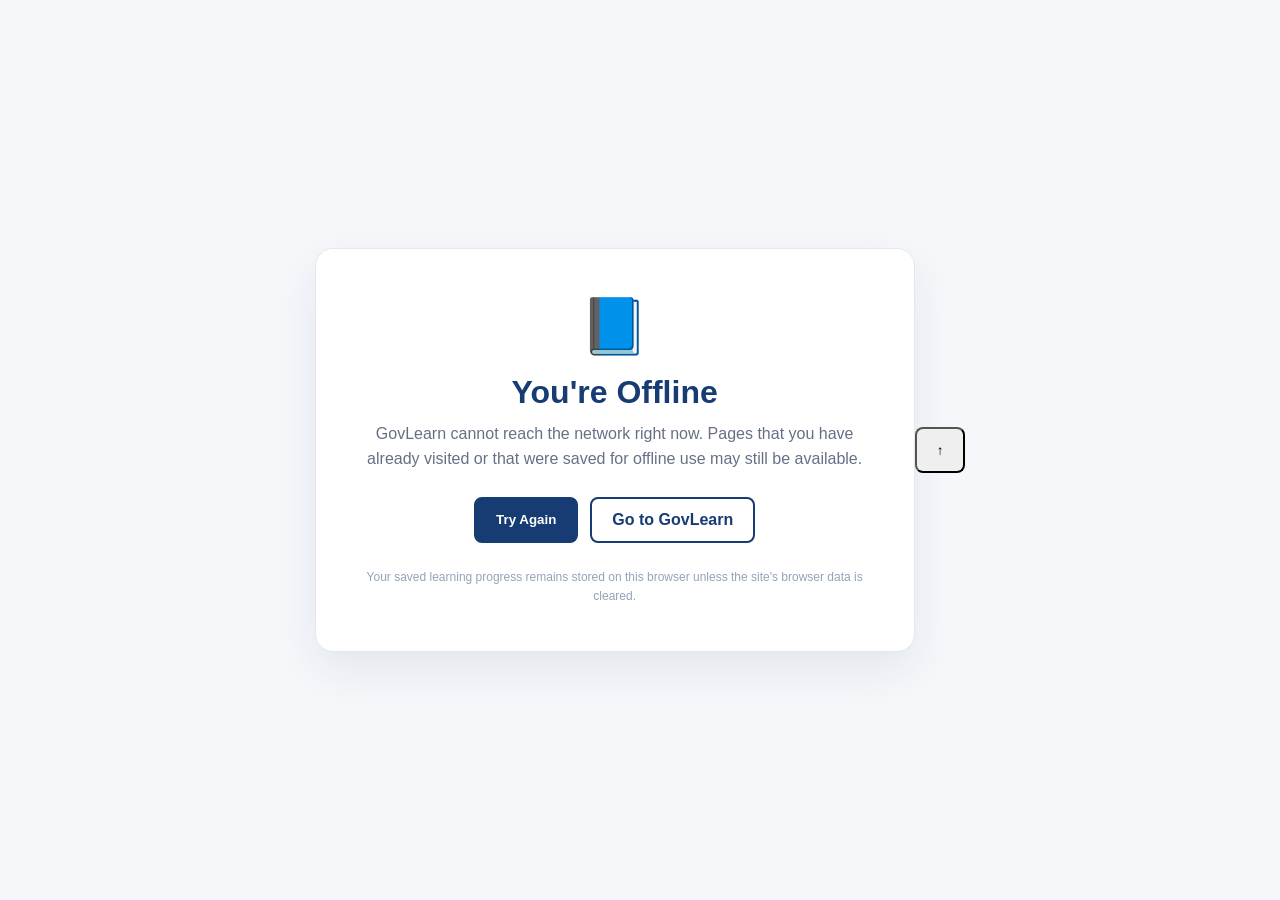
<file: offline.html>
<!DOCTYPE html>

<html lang="en">

<head>

    <meta charset="UTF-8">

    <meta
        name="viewport"
        content="width=device-width, initial-scale=1.0"
    >

    <meta
        name="theme-color"
        content="#173b73"
    >

    <link
        rel="manifest"
        href="manifest.json"
    >

    <link
        rel="icon"
        href="icon-192.png"
    >

    <title>
        Offline | GovLearn
    </title>


    <meta
        name="theme-color"
        content="#173b73"
    >


    <style>

        * {
            box-sizing: border-box;
            margin: 0;
            padding: 0;
        }


        body {
            min-height: 100vh;

            display: flex;

            align-items: center;
            justify-content: center;

            padding: 25px;

            background: #f5f7fb;

            color: #27364b;

            font-family:
                Arial,
                Helvetica,
                sans-serif;
        }


        .offline-card {
            width: 100%;
            max-width: 600px;

            padding: 45px;

            background: white;

            border: 1px solid #e5e7eb;

            border-radius: 18px;

            box-shadow:
                0 18px 45px
                rgba(
                    15,
                    35,
                    70,
                    0.08
                );

            text-align: center;
        }


        .offline-icon {
            margin-bottom: 15px;

            font-size: 55px;
        }


        h1 {
            margin-bottom: 10px;

            color: #173b73;
        }


        p {
            margin-bottom: 25px;

            color: #667085;

            line-height: 1.6;
        }


        .actions {
            display: flex;

            justify-content: center;

            gap: 12px;

            flex-wrap: wrap;
        }


        a,
        button {
            min-height: 46px;

            display: inline-flex;

            align-items: center;
            justify-content: center;

            padding: 11px 20px;

            border-radius: 8px;

            font-weight: bold;

            text-decoration: none;

            cursor: pointer;
        }


        .primary {
            background: #173b73;

            border: 2px solid #173b73;

            color: white;
        }


        .secondary {
            background: white;

            border: 2px solid #173b73;

            color: #173b73;
        }


        .offline-note {
            margin-top: 25px;

            margin-bottom: 0;

            color: #94a3b8;

            font-size: 12px;
        }


        @media (
            max-width: 550px
        ) {

            .offline-card {
                padding: 30px 20px;
            }


            .actions {
                flex-direction: column;
            }


            .actions a,
            .actions button {
                width: 100%;
            }

        }

    </style>

</head>


<body>


    <main class="offline-card">


        <div class="offline-icon">
            📘
        </div>


        <h1>
            You're Offline
        </h1>


        <p>

            GovLearn cannot reach the network right now.

            Pages that you have already visited or that were
            saved for offline use may still be available.

        </p>


        <div class="actions">


            <button
                class="primary"
                type="button"
                onclick="location.reload()"
            >
                Try Again
            </button>


            <a
                class="secondary"
                href="index.html"
            >
                Go to GovLearn
            </a>


        </div>


        <p class="offline-note">

            Your saved learning progress remains stored
            on this browser unless the site's browser
            data is cleared.

        </p>


    </main>

    <script src="pwa.js"></script>

    <script src="site-ui.js"></script>
    
</body>

</html>
</file>
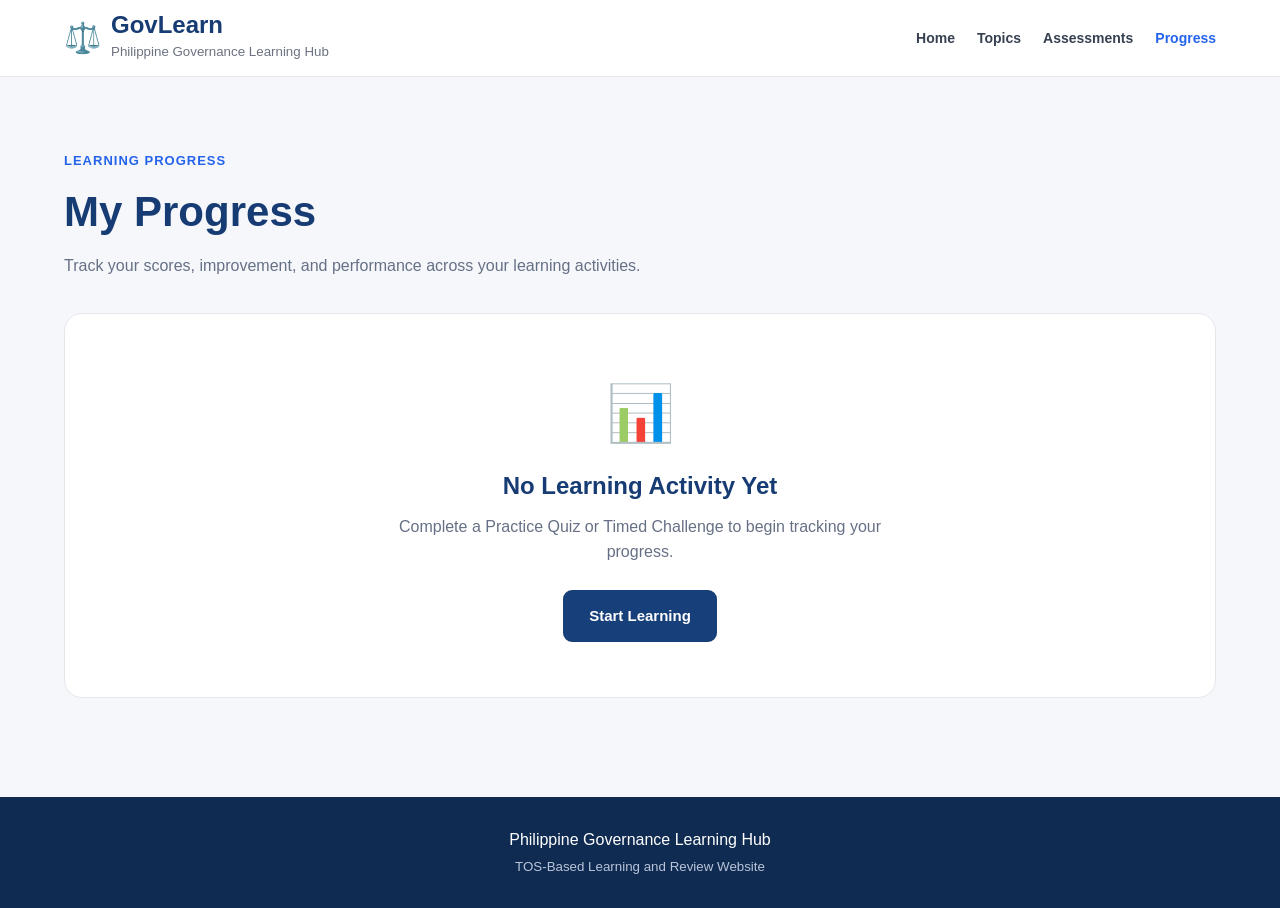
<file: progress.html>
<!DOCTYPE html>
<html lang="en">

<head>

    <meta charset="UTF-8">

    <meta
        name="viewport"
        content="width=device-width, initial-scale=1.0"
    >

    <meta
        name="theme-color"
        content="#173b73"
    >

    <link
        rel="manifest"
        href="manifest.json"
    >

    <link
        rel="icon"
        href="icon-192.png"
    >

    <title>
        My Progress | GovLearn
    </title>

    <link
        rel="stylesheet"
        href="style.css"
    >

</head>


<body>


    <!-- =====================================================
         HEADER
    ====================================================== -->

    <header class="main-header">

        <div class="container nav-container">


            <div class="logo">

                <span class="logo-icon">
                    ⚖️
                </span>

                <div>

                    <h2>
                        GovLearn
                    </h2>

                    <small>
                        Philippine Governance Learning Hub
                    </small>

                </div>

            </div>


            <nav>

                <a href="index.html">
                    Home
                </a>

                <a href="index.html#topics">
                    Topics
                </a>

                <a href="index.html#assessments">
                    Assessments
                </a>

                <a href="progress.html">
                    Progress
                </a>

            </nav>


        </div>

    </header>



    <!-- =====================================================
         PROGRESS PAGE
    ====================================================== -->

    <main class="progress-page">

        <div class="container">


            <!-- PAGE HEADER -->

            <section class="progress-page-header">

                <span class="section-label">
                    Learning Progress
                </span>

                <h1>
                    My Progress
                </h1>

                <p>
                    Track your scores, improvement,
                    and performance across your
                    learning activities.
                </p>

            </section>



            <!-- EMPTY STATE -->

            <section
                class="progress-empty-card hidden"
                id="progressEmptyState"
            >

                <div>
                    📊
                </div>

                <h2>
                    No Learning Activity Yet
                </h2>

                <p>
                    Complete a Practice Quiz or Timed
                    Challenge to begin tracking your progress.
                </p>

                <a
                    href="index.html#topics"
                    class="primary-btn"
                >
                    Start Learning
                </a>

            </section>



            <!-- PROGRESS CONTENT -->

            <div
                id="progressContent"
                class="hidden"
            >


                <!-- OVERALL STATISTICS -->

                <section class="progress-stat-grid">


                    <article class="progress-stat-card">

                        <span>
                            Overall Average
                        </span>

                        <strong id="overallAverage">
                            0%
                        </strong>

                        <small>
                            Across saved activities
                        </small>

                    </article>


                    <article class="progress-stat-card">

                        <span>
                            Best Performance
                        </span>

                        <strong id="bestPerformance">
                            0%
                        </strong>

                        <small>
                            Highest recorded score
                        </small>

                    </article>


                    <article class="progress-stat-card">

                        <span>
                            Practice Sessions
                        </span>

                        <strong id="practiceSessions">
                            0
                        </strong>

                        <small>
                            Topic practice attempts
                        </small>

                    </article>


                    <article class="progress-stat-card">

                        <span>
                            Timed Challenges
                        </span>

                        <strong id="challengeSessions">
                            0
                        </strong>

                        <small>
                            Timed attempts
                        </small>

                    </article>


                </section>

                <!-- =====================================================
     LEARNING ANALYSIS
====================================================== -->

<section
class="progress-panel"
id="learningAnalysisPanel"
>

<div class="progress-panel-header">

    <div>

        <span class="section-label">
            Learning Analysis
        </span>

        <h2>
            Areas to Focus On
        </h2>

        <p class="analysis-description">
            GovLearn analyzes your saved answers
            to identify topics and thinking skills
            that may need additional practice.
        </p>

    </div>

</div>


<!-- MAIN ANALYSIS CARDS -->

<div class="learning-analysis-grid">


    <!-- WEAKEST TOPIC -->

    <article class="analysis-card focus-analysis-card">

        <span class="analysis-card-label">
            🎯 Priority Focus
        </span>

        <h3 id="weakestTopicName">
            Not enough data yet
        </h3>

        <strong
            class="analysis-percentage"
            id="weakestTopicAccuracy"
        >
            —
        </strong>

        <p id="weakestTopicMessage">
            Complete more practiceReview topics where you need
        additional practice. activities
            to identify your priority topic.
        </p>

        <a
            href="index.html#topics"
            class="primary-btn analysis-action"
            id="weakestTopicLink"
        >
            Review Topic
        </a>

        <a
            href="focus.html"
            class="secondary-btn analysis-action focus-practice-link"
        >
            Start Focus Practice
        </a>

        <a
            href="assistant.html"
            class="secondary-btn analysis-action focus-practice-link"
            id="priorityAssistantLink"
        >
            Ask Study Assistant
        </a>

    </article>



    <!-- WEAKEST COGNITIVE LEVEL -->

    <article class="analysis-card">

        <span class="analysis-card-label">
            🧠 Skill to Improve
        </span>

        <h3 id="weakestCognitiveName">
            Not enough data yet
        </h3>

        <strong
            class="analysis-percentage"
            id="weakestCognitiveAccuracy"
        >
            —
        </strong>

        <p id="weakestCognitiveMessage">
            Answer more questions so GovLearn
            can analyze your cognitive performance.
        </p>

    </article>



    <!-- STRONGEST AREA -->

    <article class="analysis-card strong-analysis-card">

        <span class="analysis-card-label">
            ⭐ Strongest Topic
        </span>

        <h3 id="strongestTopicName">
            Not enough data yet
        </h3>

        <strong
            class="analysis-percentage"
            id="strongestTopicAccuracy"
        >
            —
        </strong>

        <p id="strongestTopicMessage">
            Your strongest topic will appear
            after completing learning activities.
        </p>

    </article>


</div>


<!-- DETAILED COGNITIVE PERFORMANCE -->

<div class="cognitive-analysis-section">

    <h3>
        Cognitive-Level Performance
    </h3>


    <div
        class="cognitive-analysis-grid"
        id="cognitiveAnalysisGrid"
    >
    </div>

</div>


<!-- WEAK TOPICS -->

<div
    class="weak-topic-section"
    id="weakTopicSection"
>

    <h3>
        Topics Recommended for Review
    </h3>

    <div
        class="weak-topic-list"
        id="weakTopicList"
    >
    </div>

</div>


<p
    class="analysis-data-note"
    id="analysisDataNote"
>
</p>

</section>

                <!-- TOPIC PERFORMANCE -->

                <section class="progress-panel">

                    <div class="progress-panel-header">

                        <div>

                            <span class="section-label">
                                Topic Performance
                            </span>

                            <h2>
                                Mastery by Topic
                            </h2>

                        </div>

                    </div>


                    <div
                        class="topic-progress-list"
                        id="topicProgressList"
                    >
                    </div>

                </section>



                <!-- RECENT HISTORY -->

                <section class="progress-panel">

                    <div class="progress-panel-header">

                        <div>

                            <span class="section-label">
                                Score History
                            </span>

                            <h2>
                                Recent Attempts
                            </h2>

                        </div>

                    </div>


                    <div
                        class="attempt-history-list"
                        id="attemptHistoryList"
                    >
                    </div>

                </section>



                <!-- RESET -->

                <section class="progress-reset-section">

                    <p>
                        Progress is saved only on this
                        browser and device.
                    </p>

                    <button
                        type="button"
                        class="progress-reset-btn"
                        id="resetProgressButton"
                    >
                        Reset Saved Progress
                    </button>

                </section>


            </div>


        </div>

    </main>



    <!-- FOOTER -->

    <footer>

        <div class="container">

            <p>
                Philippine Governance Learning Hub
            </p>

            <small>
                TOS-Based Learning and Review Website
            </small>

        </div>

    </footer>


    <script src="json.js"></script>

    <script src="progress.js"></script>

    <script>


        document.addEventListener(
            "DOMContentLoaded",
            function () {


                renderProgressPage();


                function renderProgressPage() {


                    const overall =
                        GovLearnProgress
                            .getOverallStatistics();


                    const topicStats =
                        GovLearnProgress
                            .getTopicStatistics();


                    const attempts =
                        GovLearnProgress
                            .getAllAttempts();



                    const emptyState =
                        document.getElementById(
                            "progressEmptyState"
                        );


                    const progressContent =
                        document.getElementById(
                            "progressContent"
                        );



                    // NO DATA

                    if (
                        overall.totalAttempts === 0
                    ) {

                        emptyState
                            .classList
                            .remove(
                                "hidden"
                            );


                        progressContent
                            .classList
                            .add(
                                "hidden"
                            );


                        return;

                    }



                    // SHOW DATA

                    emptyState
                        .classList
                        .add(
                            "hidden"
                        );


                    progressContent
                        .classList
                        .remove(
                            "hidden"
                        );



                    // =========================================
                    // OVERALL
                    // =========================================

                    document.getElementById(
                        "overallAverage"
                    ).textContent =
                        overall.average +
                        "%";


                    document.getElementById(
                        "bestPerformance"
                    ).textContent =
                        overall.best +
                        "%";


                    document.getElementById(
                        "practiceSessions"
                    ).textContent =
                        overall.practiceCount;


                    document.getElementById(
                        "challengeSessions"
                    ).textContent =
                        overall.challengeCount;



                // =========================================
                // LEARNING ANALYSIS
                // =========================================

                const learningAnalysis =
                GovLearnProgress
                .getLearningAnalysis();


                renderLearningAnalysis(
                learningAnalysis
                );


                // =========================================
                // TOPIC PROGRESS
                // =========================================

                renderTopicProgress(
                topicStats
                );


                // =========================================
                // HISTORY
                // =========================================

                renderAttemptHistory(
                attempts
                );

        }


                // =============================================
// LEARNING ANALYSIS
// =============================================

function renderLearningAnalysis(
    analysis
) {


    // =========================================
    // DATA NOTE
    // =========================================

    const analysisDataNote =
        document.getElementById(
            "analysisDataNote"
        );


    analysisDataNote.textContent =
        "Analysis based on " +
        analysis.totalAnswers +
        " saved question responses on this device.";



    // =========================================
    // WEAKEST TOPIC
    // =========================================

    const weakestTopicName =
        document.getElementById(
            "weakestTopicName"
        );


    const weakestTopicAccuracy =
        document.getElementById(
            "weakestTopicAccuracy"
        );


    const weakestTopicMessage =
        document.getElementById(
            "weakestTopicMessage"
        );


    const weakestTopicLink =
        document.getElementById(
            "weakestTopicLink"
        );



    if (
        analysis.weakestTopic
    ) {

        weakestTopicName.textContent =
            analysis
                .weakestTopic
                .title;


        weakestTopicAccuracy.textContent =
            analysis
                .weakestTopic
                .accuracy
            +
            "%";


        weakestTopicMessage.textContent =
            getAnalysisMessage(
                analysis
                    .weakestTopic
                    .accuracy
            );


        weakestTopicLink.href =
            "topic.html?id=" +
            analysis
                .weakestTopic
                .id;
        
                const priorityAssistantLink =
                document.getElementById(
                    "priorityAssistantLink"
                );


            if (priorityAssistantLink) {

                priorityAssistantLink.href =
                    "assistant.html?topic="
                    +
                    analysis
                        .weakestTopic
                        .id;

            }

    }



    else {

        weakestTopicLink.style.display =
            "none";

    }



    // =========================================
    // STRONGEST TOPIC
    // =========================================

    if (
        analysis.strongestTopic
    ) {

        document.getElementById(
            "strongestTopicName"
        ).textContent =
            analysis
                .strongestTopic
                .title;


        document.getElementById(
            "strongestTopicAccuracy"
        ).textContent =
            analysis
                .strongestTopic
                .accuracy
            +
            "%";


        document.getElementById(
            "strongestTopicMessage"
        ).textContent =
            "You currently perform best in this topic based on your saved answers.";

    }



    // =========================================
    // WEAKEST COGNITIVE LEVEL
    // =========================================

    if (
        analysis.weakestCognitive
    ) {

        document.getElementById(
            "weakestCognitiveName"
        ).textContent =
            analysis
                .weakestCognitive
                .title;


        document.getElementById(
            "weakestCognitiveAccuracy"
        ).textContent =
            analysis
                .weakestCognitive
                .accuracy
            +
            "%";


        document.getElementById(
            "weakestCognitiveMessage"
        ).textContent =
            getCognitiveMessage(
                analysis
                    .weakestCognitive
                    .title
            );

    }



    // =========================================
    // COGNITIVE LEVEL CARDS
    // =========================================

    const cognitiveGrid =
        document.getElementById(
            "cognitiveAnalysisGrid"
        );


    cognitiveGrid.innerHTML =
        "";


    const preferredOrder = [

        "Remembering",

        "Understanding",

        "Analyzing"

    ];



    preferredOrder.forEach(

        function (
            level
        ) {


            const data =
                analysis
                    .cognitivePerformance[
                        level
                    ];



            const card =
                document.createElement(
                    "article"
                );


            card.className =
                "cognitive-analysis-card";



            if (
                !data ||
                data.total === 0
            ) {

                card.innerHTML = `

                    <span>
                        ${level}
                    </span>

                    <strong>
                        —
                    </strong>

                    <small>
                        No data yet
                    </small>

                `;

            }

            else {

                const status =
                    getAccuracyStatus(
                        data.accuracy
                    );


                card.innerHTML = `

                    <span>
                        ${level}
                    </span>

                    <strong>
                        ${data.accuracy}%
                    </strong>

                    <small class="${status.className}">
                        ${status.text}
                    </small>

                    <div class="analysis-mini-bar">

                        <div
                            style="
                                width:
                                ${data.accuracy}%;
                            "
                        >
                        </div>

                    </div>

                    <p>
                        ${data.correct}
                        correct of
                        ${data.total}
                        questions
                    </p>

                `;

            }



                            cognitiveGrid.appendChild(
                                card
                            );

                        }

                    );



                    // =========================================
                    // WEAK TOPICS
                    // =========================================

                    const weakTopicSection =
                        document.getElementById(
                            "weakTopicSection"
                        );


                    const weakTopicList =
                        document.getElementById(
                            "weakTopicList"
                        );


                    weakTopicList.innerHTML =
                        "";



                    if (
                        analysis.weakTopics.length ===
                        0
                    ) {

                        weakTopicSection
                            .classList
                            .add(
                                "hidden"
                            );

                    }

                    else {

                        weakTopicSection
                            .classList
                            .remove(
                                "hidden"
                            );



                        analysis
                            .weakTopics
                            .forEach(

                                function (
                                    topic
                                ) {


                                    const item =
                                        document.createElement(
                                            "article"
                                        );


                                    item.className =
                                        "weak-topic-item";


                                    item.innerHTML = `

                                        <div>

                                            <h4>
                                                ${topic.title}
                                            </h4>

                                            <span>
                                                ${topic.correct}
                                                correct /
                                                ${topic.total}
                                                answered
                                            </span>

                                        </div>


                                        <div class="weak-topic-actions">

                                            <strong>
                                                ${topic.accuracy}%
                                            </strong>

                                            <a
                                                href="
                                                    topic.html?id=${topic.id}
                                                "
                                            >
                                                Review
                                            </a>

                                        </div>

                                    `;



                                    weakTopicList.appendChild(
                                        item
                                    );

                                }

                            );

                    }

                }



                // =============================================
                // ANALYSIS MESSAGE
                // =============================================

                function getAnalysisMessage(
                    accuracy
                ) {


                    if (
                        accuracy < 50
                    ) {

                        return (
                            "This is currently your main focus area. Review the lesson before practicing again."
                        );

                    }


                    if (
                        accuracy < 70
                    ) {

                        return (
                            "You are developing understanding, but this topic still needs additional review and practice."
                        );

                    }


                    return (
                        "Your performance is developing well, but this is currently the lowest-scoring topic in your saved results."
                    );

                }



                // =============================================
                // COGNITIVE MESSAGE
                // =============================================

                function getCognitiveMessage(
                    level
                ) {


                    if (
                        level ===
                        "Remembering"
                    ) {

                        return (
                            "Focus on recalling important definitions, terms, concepts, and factual information."
                        );

                    }


                    if (
                        level ===
                        "Understanding"
                    ) {

                        return (
                            "Focus on explaining concepts, recognizing relationships, and distinguishing ideas."
                        );

                    }


                    if (
                        level ===
                        "Analyzing"
                    ) {

                        return (
                            "Focus on scenario-based questions, comparisons, relationships, and applying concepts to situations."
                        );

                    }


                    return (
                        "Review this cognitive area through additional practice."
                    );

                }



                // =============================================
                // ACCURACY STATUS
                // =============================================

                function getAccuracyStatus(
                    accuracy
                ) {


                    if (
                        accuracy >= 85
                    ) {

                        return {

                            text:
                                "Strong",

                            className:
                                "analysis-strong"

                        };

                    }


                    if (
                        accuracy >= 70
                    ) {

                        return {

                            text:
                                "Good Progress",

                            className:
                                "analysis-good"

                        };

                    }


                    if (
                        accuracy >= 50
                    ) {

                        return {

                            text:
                                "Needs Review",

                            className:
                                "analysis-review"

                        };

                    }


                    return {

                        text:
                            "Focus Area",

                        className:
                            "analysis-focus"

                    };

                }

                // =============================================
                // TOPIC PROGRESS
                // =============================================

                function renderTopicProgress(
                    topicStats
                ) {


                    const container =
                        document.getElementById(
                            "topicProgressList"
                        );


                    container.innerHTML =
                        "";



                    topics.forEach(

                        function (topic) {


                            const stats =
                                topicStats[
                                    topic.id
                                ];


                            const card =
                                document.createElement(
                                    "article"
                                );


                            card.className =
                                "topic-progress-card";



                            if (!stats) {


                                card.innerHTML = `

                                    <div class="topic-progress-info">

                                        <h3>
                                            ${topic.title}
                                        </h3>

                                        <span>
                                            No practice yet
                                        </span>

                                    </div>


                                    <div class="mastery-display">

                                        <strong>
                                            —
                                        </strong>

                                    </div>

                                `;


                                container.appendChild(
                                    card
                                );


                                return;

                            }



                            const masteryStatus =
                                getMasteryStatus(
                                    stats.average
                                );



                            const momentum =
                                getMomentum(
                                    stats.change
                                );



                            card.innerHTML = `

                                <div class="topic-progress-main">


                                    <div class="topic-progress-info">

                                        <h3>
                                            ${stats.title}
                                        </h3>

                                        <div class="topic-progress-details">

                                            <span>
                                                ${stats.attempts.length}
                                                attempt(s)
                                            </span>

                                            <span>
                                                Best:
                                                ${stats.best}%
                                            </span>

                                            <span class="${momentum.className}">
                                                ${momentum.text}
                                            </span>

                                        </div>

                                    </div>


                                    <div class="mastery-display">

                                        <strong>
                                            ${stats.average}%
                                        </strong>

                                        <span class="${masteryStatus.className}">
                                            ${masteryStatus.text}
                                        </span>

                                    </div>


                                </div>


                                <div class="mastery-progress-bar">

                                    <div
                                        class="mastery-progress-fill"
                                        style="
                                            width:
                                            ${stats.average}%;
                                        "
                                    >
                                    </div>

                                </div>

                            `;



                            container.appendChild(
                                card
                            );

                        }

                    );

                }



                // =============================================
                // ATTEMPT HISTORY
                // =============================================

                function renderAttemptHistory(
                    attempts
                ) {


                    const container =
                        document.getElementById(
                            "attemptHistoryList"
                        );


                    container.innerHTML =
                        "";



                    attempts
                        .slice(
                            0,
                            15
                        )
                        .forEach(

                            function (attempt) {


                                const item =
                                    document.createElement(
                                        "article"
                                    );


                                item.className =
                                    "attempt-history-item";


                                const date =
                                    new Date(
                                        attempt.date
                                    );


                                const formattedDate =
                                    date.toLocaleString();



                                let activityName;


                                if (
                                    attempt.type ===
                                    "practice"
                                ) {

                                    activityName =
                                        attempt.topicTitle;

                                }

                                else {

                                    activityName =
                                        "Timed Challenge";

                                }



                                item.innerHTML = `

                                    <div class="attempt-history-info">

                                        <span class="attempt-type">

                                            ${
                                                attempt.type
                                                ===
                                                "practice"
                                                ?
                                                "Practice Quiz"
                                                :
                                                "Timed Challenge"
                                            }

                                        </span>

                                        <h3>
                                            ${activityName}
                                        </h3>

                                        <small>
                                            ${formattedDate}
                                        </small>

                                    </div>


                                    <div class="attempt-history-score">

                                        <strong>
                                            ${attempt.score}/${attempt.total}
                                        </strong>

                                        <span>
                                            ${attempt.percentage}%
                                        </span>

                                    </div>

                                `;



                                container.appendChild(
                                    item
                                );

                            }

                        );

                }



                // =============================================
                // MASTERY STATUS
                // =============================================

                function getMasteryStatus(
                    percentage
                ) {


                    if (
                        percentage >= 85
                    ) {

                        return {

                            text:
                                "Mastered",

                            className:
                                "mastery-high"

                        };

                    }


                    if (
                        percentage >= 70
                    ) {

                        return {

                            text:
                                "Good Progress",

                            className:
                                "mastery-good"

                        };

                    }


                    if (
                        percentage >= 50
                    ) {

                        return {

                            text:
                                "Needs Review",

                            className:
                                "mastery-review"

                        };

                    }


                    return {

                        text:
                            "Focus Area",

                        className:
                            "mastery-focus"

                    };

                }



                // =============================================
                // MOMENTUM
                // =============================================

                function getMomentum(
                    difference
                ) {


                    if (
                        difference > 0
                    ) {

                        return {

                            text:
                                "↑ +" +
                                difference +
                                "% from last attempt",

                            className:
                                "momentum-up"

                        };

                    }


                    if (
                        difference < 0
                    ) {

                        return {

                            text:
                                "↓ " +
                                difference +
                                "% from last attempt",

                            className:
                                "momentum-down"

                        };

                    }


                    return {

                        text:
                            "No change",

                        className:
                            "momentum-same"

                    };

                }



                // =============================================
                // RESET
                // =============================================

                document.getElementById(
                    "resetProgressButton"
                )
                .addEventListener(

                    "click",

                    function () {


                        const confirmation =
                            confirm(
                                "Are you sure you want to delete all saved progress on this device?"
                            );


                        if (!confirmation) {

                            return;

                        }


                        GovLearnProgress
                            .reset();


                        location.reload();

                    }

                );


            }
        );

    </script>
    <script src="pwa.js"></script>

    <script src="site-ui.js"></script>

</body>

</html>
</file>
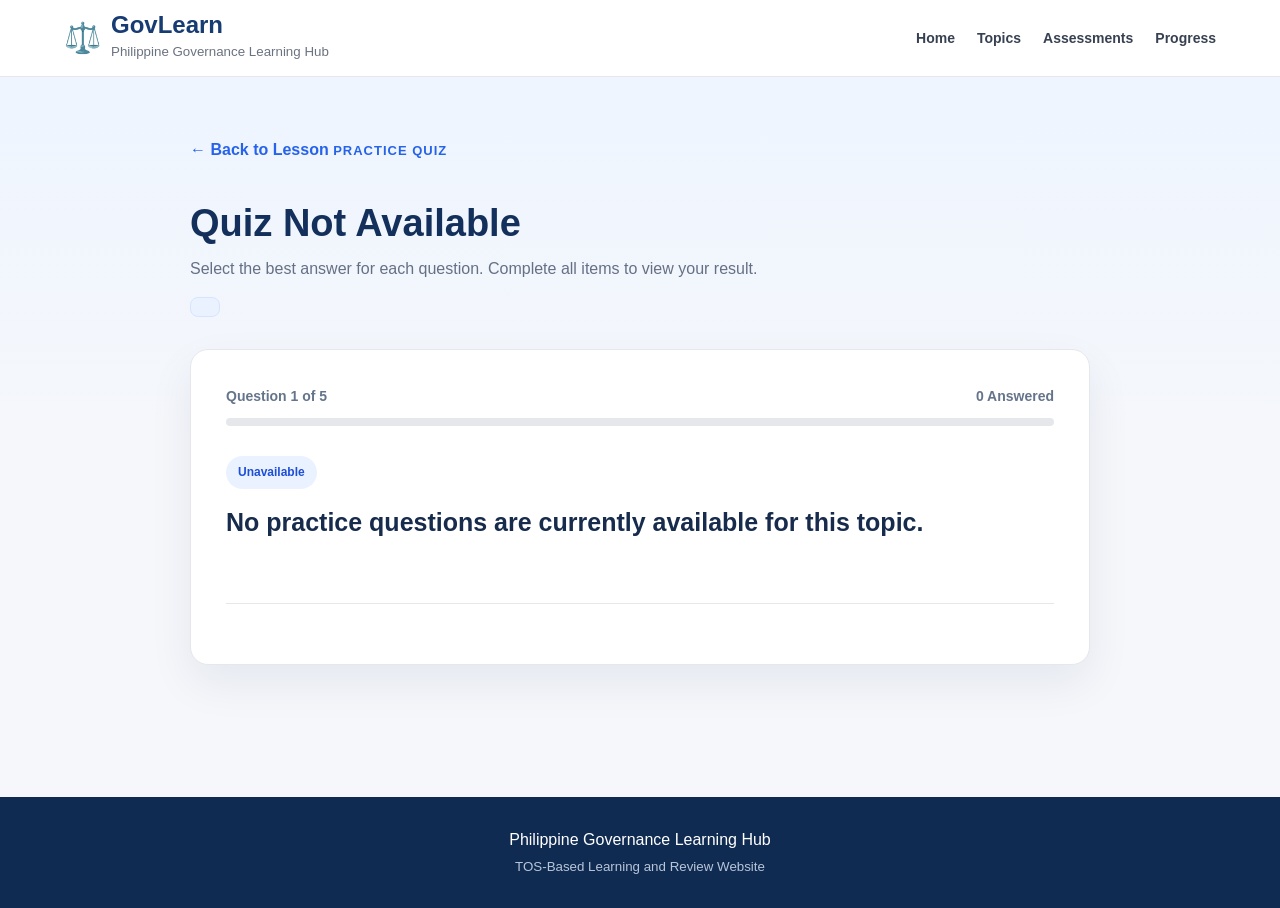
<file: quiz.html>
<!DOCTYPE html>
<html lang="en">

<head>

    <meta charset="UTF-8">

    <meta
        name="viewport"
        content="width=device-width, initial-scale=1.0"
    >

    <meta
        name="theme-color"
        content="#173b73"
    >

    <link
        rel="manifest"
        href="manifest.json"
    >

    <link
        rel="icon"
        href="icon-192.png"
    >

    <title>
        Practice Quiz | GovLearn
    </title>

    <link
        rel="stylesheet"
        href="style.css"
    >

</head>


<body>


    <!-- =====================================================
         HEADER
    ====================================================== -->

    <header class="main-header">

        <div class="container nav-container">


            <div class="logo">

                <span class="logo-icon">
                    ⚖️
                </span>

                <div>

                    <h2>
                        GovLearn
                    </h2>

                    <small>
                        Philippine Governance Learning Hub
                    </small>

                </div>

            </div>


            <nav>

                <a href="index.html">
                    Home
                </a>

                <a href="index.html#topics">
                    Topics
                </a>

                <a href="index.html#assessments">
                    Assessments
                </a>

                <a href="progress.html">Progress</a>

            </nav>


        </div>

    </header>



    <!-- =====================================================
         QUIZ PAGE
    ====================================================== -->

    <main class="quiz-page">

        <div class="container quiz-container">


            <!-- =================================================
                 QUIZ HEADER
            ================================================== -->

            <section class="quiz-header-card">

                <a
                    href="#"
                    class="back-link"
                    id="backToTopic"
                >
                    ← Back to Lesson
                </a>


                <span class="section-label">
                    Practice Quiz
                </span>


                <h1 id="quizTopicTitle">
                    Loading Quiz...
                </h1>


                <p>
                    Select the best answer for each question.
                    Complete all items to view your result.
                </p>


                <p
                    class="quiz-tos-info"
                    id="quizTosInfo"
                >
                </p>

            </section>



            <!-- =================================================
                 ACTIVE QUIZ
            ================================================== -->

            <section
                class="quiz-card"
                id="quizCard"
            >


                <!-- PROGRESS INFORMATION -->

                <div class="quiz-progress-top">

                    <span id="questionCounter">
                        Question 1 of 5
                    </span>

                    <span id="answeredCounter">
                        0 Answered
                    </span>

                </div>


                <div class="quiz-progress-bar">

                    <div
                        class="quiz-progress-fill"
                        id="quizProgressFill"
                    >
                    </div>

                </div>



                <!-- COGNITIVE LEVEL -->

                <div class="question-meta">

                    <span
                        class="question-level"
                        id="questionLevel"
                    >
                        Remembering
                    </span>

                </div>



                <!-- QUESTION -->

                <h2
                    class="quiz-question"
                    id="questionText"
                >
                    Loading question...
                </h2>



                <!-- ANSWER OPTIONS -->

                <div
                    class="answer-options"
                    id="answerOptions"
                >
                </div>



                <!-- CONTROLS -->

                <div class="quiz-controls">

                    <button
                        type="button"
                        class="secondary-btn"
                        id="previousQuestionButton"
                    >
                        Previous
                    </button>


                    <button
                        type="button"
                        class="primary-btn"
                        id="nextQuestionButton"
                    >
                        Next Question
                    </button>

                </div>


            </section>



            <!-- =================================================
                 RESULT SECTION
            ================================================== -->

            <section
                class="quiz-result-card hidden"
                id="quizResultCard"
            >


                <div class="result-icon">
                    🎉
                </div>


                <span class="section-label">
                    Quiz Completed
                </span>


                <h2>
                    Your Result
                </h2>



                <div class="score-display">

                    <strong id="finalScore">
                        0/0
                    </strong>

                    <span id="finalPercentage">
                        0%
                    </span>

                </div>



                <p
                    class="result-message"
                    id="resultMessage"
                >
                </p>



                <div class="result-summary">


                    <div class="result-summary-item">

                        <span>
                            Correct
                        </span>

                        <strong id="correctAnswers">
                            0
                        </strong>

                    </div>


                    <div class="result-summary-item">

                        <span>
                            Incorrect
                        </span>

                        <strong id="incorrectAnswers">
                            0
                        </strong>

                    </div>


                    <div class="result-summary-item">

                        <span>
                            Total Items
                        </span>

                        <strong id="totalQuestions">
                            0
                        </strong>

                    </div>


                </div>



                <div class="result-actions">


                    <button
                        type="button"
                        class="primary-btn"
                        id="reviewAnswersButton"
                    >
                        Review My Answers
                    </button>


                    <button
                        type="button"
                        class="secondary-btn"
                        id="retryQuizButton"
                    >
                        Try Again
                    </button>


                    <button
                        type="button"
                        class="secondary-btn"
                        id="returnLessonButton"
                    >
                        Return to Lesson
                    </button>


                </div>


                <p class="result-note">

                    Review your answers to understand your
                    mistakes and identify concepts that need
                    more practice.

                </p>


            </section>



            <!-- =================================================
                 ANSWER REVIEW SECTION

                 IMPORTANT:
                 THIS MUST HAVE THE "hidden" CLASS.
            ================================================== -->

            <section
                class="answer-review-section hidden"
                id="answerReviewSection"
            >


                <!-- REVIEW HEADER -->

                <div class="review-header">

                    <div>

                        <span class="section-label">
                            Answer Review
                        </span>

                        <h2>
                            Review Your Answers
                        </h2>

                        <p>
                            Check each item and study the
                            explanation before taking another
                            practice quiz.
                        </p>

                    </div>


                    <button
                        type="button"
                        class="secondary-btn"
                        id="backToResultButton"
                    >
                        ← Back to Result
                    </button>

                </div>



                <!-- REVIEW SUMMARY -->

                <div class="review-summary-card">


                    <div class="review-summary-item">

                        <span>
                            Topic
                        </span>

                        <strong id="reviewTopicName">
                            -
                        </strong>

                    </div>


                    <div class="review-summary-item">

                        <span>
                            Score
                        </span>

                        <strong id="reviewScore">
                            -
                        </strong>

                    </div>


                    <div class="review-summary-item">

                        <span>
                            Accuracy
                        </span>

                        <strong id="reviewAccuracy">
                            -
                        </strong>

                    </div>


                </div>



                <!-- QUESTION REVIEWS -->

                <div
                    class="answer-review-list"
                    id="answerReviewList"
                >
                </div>



                <!-- REVIEW ACTIONS -->

                <div class="review-bottom-actions">


                    <button
                        type="button"
                        class="primary-btn"
                        id="reviewRetryButton"
                    >
                        Practice Again
                    </button>


                    <button
                        type="button"
                        class="secondary-btn"
                        id="reviewReturnLessonButton"
                    >
                        Return to Lesson
                    </button>


                </div>


            </section>


        </div>

    </main>



    <!-- =====================================================
         FOOTER
    ====================================================== -->

    <footer>

        <div class="container">

            <p>
                Philippine Governance Learning Hub
            </p>

            <small>
                TOS-Based Learning and Review Website
            </small>

        </div>

    </footer>



    <!-- =====================================================
         JAVASCRIPT

         ORDER IS IMPORTANT
    ====================================================== -->

    <script src="json.js"></script>

    <script src="tos-config.js"></script>
    
    <script src="progress.js"></script>
    
    <script src="quiz.js"></script>

    <script src="pwa.js"></script>

    <script src="site-ui.js"></script>


</body>

</html>
</file>
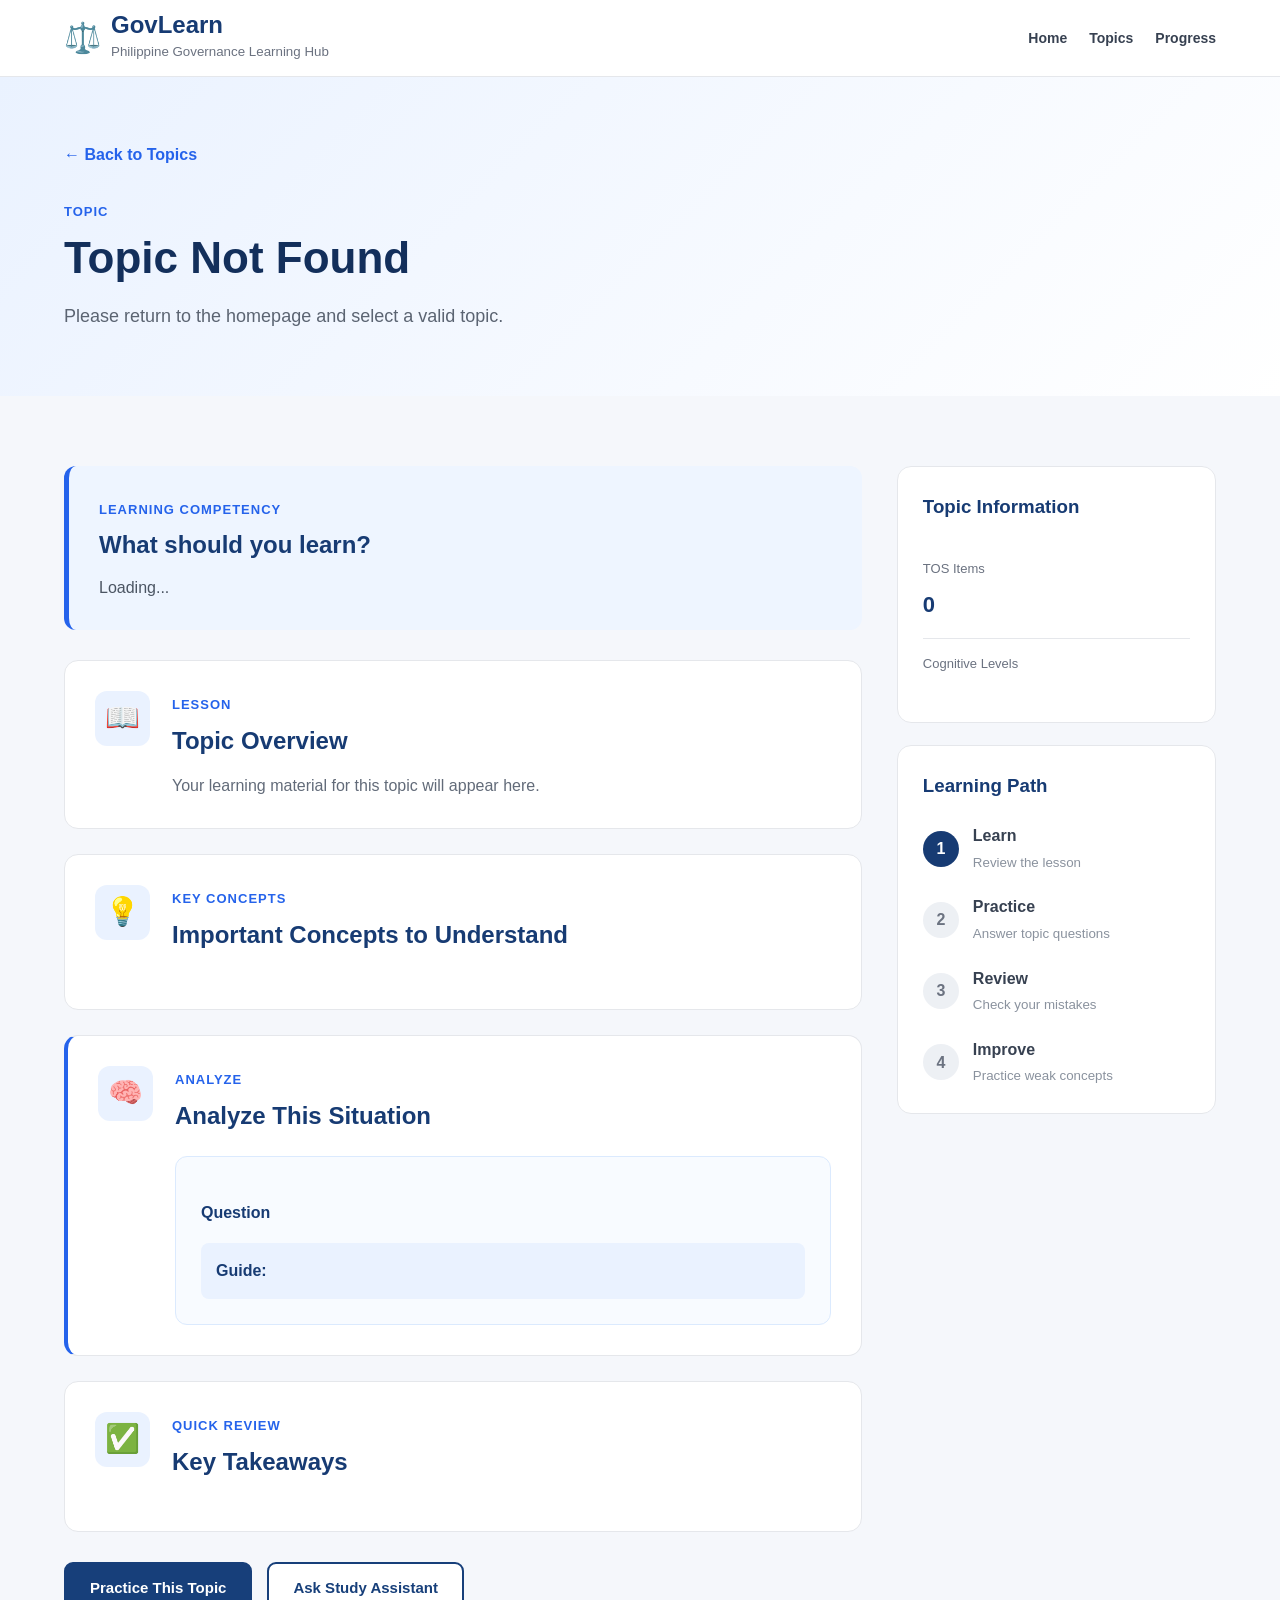
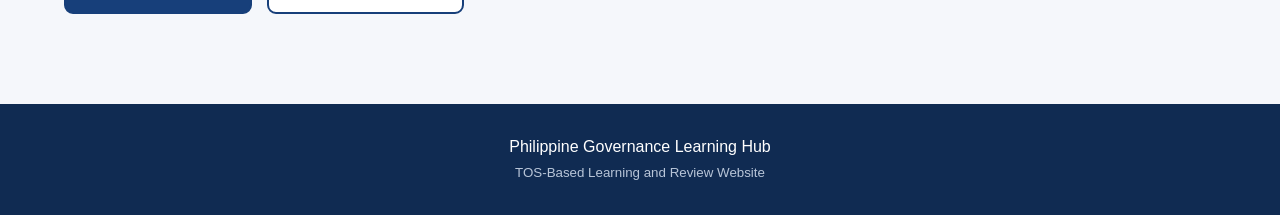
<file: topic.html>
<!DOCTYPE html>
<html lang="en">
<head>
    
    <meta charset="UTF-8">

    <meta
        name="viewport"
        content="width=device-width, initial-scale=1.0"
    >

    <meta
        name="theme-color"
        content="#173b73"
    >

    <link
        rel="manifest"
        href="manifest.json"
    >

    <link
        rel="icon"
        href="icon-192.png"
    >

    <title>Learning Topic | GovLearn</title>

    <link rel="stylesheet" href="style.css">
</head>

<body>

    <!-- HEADER -->
    <header class="main-header">

        <div class="container nav-container">

            <div class="logo">
                <span class="logo-icon">⚖️</span>

                <div>
                    <h2>GovLearn</h2>
                    <small>Philippine Governance Learning Hub</small>
                </div>
            </div>

            <nav>

                <a href="index.html">Home</a>

                <a href="index.html#topics">
                    Topics
                </a>

                <a href="progress.html">Progress</a>

            </nav>

        </div>

    </header>


    <!-- TOPIC HERO -->
    <section class="topic-hero">

        <div class="container">

            <a
                href="index.html#topics"
                class="back-link"
            >
                ← Back to Topics
            </a>


            <div class="topic-hero-content">

                <span
                    class="section-label"
                    id="topicNumber"
                >
                    Topic
                </span>

                <h1 id="topicTitle">
                    Loading Topic...
                </h1>

                <p id="topicCompetency">
                    Loading competency...
                </p>

            </div>

        </div>

    </section>


    <!-- TOPIC INFORMATION -->
    <section class="topic-learning-section">

        <div class="container topic-page-grid">


            <!-- MAIN CONTENT -->
            <main class="lesson-content">


                <!-- LEARNING OBJECTIVE -->
                <div class="learning-box">

                    <span class="content-label">
                        Learning Competency
                    </span>

                    <h2>
                        What should you learn?
                    </h2>

                    <p id="learningCompetency">
                        Loading...
                    </p>

                </div>


                <!-- LESSON INTRODUCTION -->
                <div class="lesson-block">

                    <div class="lesson-icon">
                        📖
                    </div>

                    <div>

                        <span class="content-label">
                            Lesson
                        </span>

                        <h2 id="lessonTitle">
                            Topic Overview
                        </h2>

                        <p id="lessonIntroduction">
                            Your learning material for this topic
                            will appear here.
                        </p>

                    </div>

                </div>


               <!-- IMPORTANT CONCEPTS -->
<div class="lesson-block">

    <div class="lesson-icon">
        💡
    </div>

    <div class="full-width">

        <span class="content-label">
            Key Concepts
        </span>

        <h2>
            Important Concepts to Understand
        </h2>

        <div
            class="concept-list"
            id="conceptList"
        >
        </div>

    </div>

</div>


<!-- ANALYSIS SECTION -->
<div class="lesson-block analysis-lesson">

    <div class="lesson-icon">
        🧠
    </div>

    <div class="full-width">

        <span class="content-label">
            Analyze
        </span>

        <h2 id="scenarioTitle">
            Analyze This Situation
        </h2>

        <div class="scenario-box">

            <p
                class="scenario-text"
                id="scenarioText"
            >
            </p>

            <h4>
                Question
            </h4>

            <p id="scenarioQuestion">
            </p>

            <div class="guide-box">

                <strong>
                    Guide:
                </strong>

                <span id="scenarioGuide">
                </span>

            </div>

        </div>

    </div>

</div>


<!-- KEY TAKEAWAYS -->
<div class="lesson-block">

    <div class="lesson-icon">
        ✅
    </div>

    <div class="full-width">

        <span class="content-label">
            Quick Review
        </span>

        <h2>
            Key Takeaways
        </h2>

        <ul
            class="takeaway-list"
            id="takeawayList"
        >
        </ul>

    </div>

</div>

                <!-- LEARNING ACTIONS -->
                <div class="learning-actions">

                    <button
                        class="primary-btn"
                        id="practiceTopicButton"
                    >
                        Practice This Topic
                    </button>


                    <button
                        class="secondary-btn"
                        id="assistantTopicButton"
                    >
                        Ask Study Assistant
                    </button>

                </div>


            </main>


            <!-- SIDEBAR -->
            <aside class="topic-sidebar">


                <div class="sidebar-card">

                    <h3>
                        Topic Information
                    </h3>


                    <div class="topic-stat">

                        <span>
                            TOS Items
                        </span>

                        <strong id="topicItems">
                            0
                        </strong>

                    </div>


                    <div class="topic-stat">

                        <span>
                            Cognitive Levels
                        </span>

                        <div
                            class="cognitive-badges"
                            id="cognitiveLevels"
                        >
                        </div>

                    </div>

                </div>


                <div class="sidebar-card">

                    <h3>
                        Learning Path
                    </h3>


                    <div class="learning-path-item active">

                        <span>
                            1
                        </span>

                        <div>

                            <strong>
                                Learn
                            </strong>

                            <small>
                                Review the lesson
                            </small>

                        </div>

                    </div>


                    <div class="learning-path-item">

                        <span>
                            2
                        </span>

                        <div>

                            <strong>
                                Practice
                            </strong>

                            <small>
                                Answer topic questions
                            </small>

                        </div>

                    </div>


                    <div class="learning-path-item">

                        <span>
                            3
                        </span>

                        <div>

                            <strong>
                                Review
                            </strong>

                            <small>
                                Check your mistakes
                            </small>

                        </div>

                    </div>


                    <div class="learning-path-item">

                        <span>
                            4
                        </span>

                        <div>

                            <strong>
                                Improve
                            </strong>

                            <small>
                                Practice weak concepts
                            </small>

                        </div>

                    </div>

                </div>


            </aside>


        </div>

    </section>


    <!-- FOOTER -->
    <footer>

        <div class="container">

            <p>
                Philippine Governance Learning Hub
            </p>

            <small>
                TOS-Based Learning and Review Website
            </small>

        </div>

    </footer>


    <!-- JAVASCRIPT -->

    <script src="json.js"></script>

    <script src="topic.js"></script>

    <script src="pwa.js"></script>

    <script src="site-ui.js"></script>

</body>
</html>
</file>
<file: style.css>
/* =========================================================
   GOVLEARN
   COMPLETE WEBSITE STYLESHEET
========================================================= */


/* =========================================================
   GLOBAL RESET
========================================================= */

* {
    margin: 0;
    padding: 0;
    box-sizing: border-box;
}


html {
    scroll-behavior: smooth;
}


body {
    font-family:
        Arial,
        Helvetica,
        sans-serif;

    background: #f5f7fb;

    color: #1f2937;

    line-height: 1.6;
}


button,
input,
select,
textarea {
    font: inherit;
}


button {
    -webkit-tap-highlight-color: transparent;
}


.container {
    width: 90%;
    max-width: 1200px;
    margin: auto;
}



/* =========================================================
   GLOBAL BUTTONS
========================================================= */

.primary-btn,
.secondary-btn {
    display: inline-flex;

    align-items: center;
    justify-content: center;

    min-height: 48px;

    padding: 12px 24px;

    border-radius: 9px;

    font-size: 15px;

    font-weight: 700;

    cursor: pointer;

    text-decoration: none;

    transition:
        background 0.2s,
        color 0.2s,
        border-color 0.2s,
        transform 0.2s;
}


.primary-btn {
    background: #173f7a;

    border: 2px solid #173f7a;

    color: #ffffff;
}


.primary-btn:hover {
    background: #123466;

    border-color: #123466;

    transform: translateY(-1px);
}


.secondary-btn {
    background: #ffffff;

    border: 2px solid #173f7a;

    color: #173f7a;
}


.secondary-btn:hover {
    background: #eef5ff;

    transform: translateY(-1px);
}


button:disabled {
    opacity: 0.45;

    cursor: not-allowed;

    transform: none !important;
}



/* =========================================================
   HEADER
========================================================= */

.main-header {
    position: sticky;

    top: 0;

    z-index: 1000;

    background: #ffffff;

    border-bottom: 1px solid #e5e7eb;
}


.nav-container {
    min-height: 76px;

    display: flex;

    align-items: center;

    justify-content: space-between;

    gap: 30px;
}


.logo {
    display: flex;

    align-items: center;

    gap: 10px;
}


.logo-icon {
    font-size: 30px;
}


.logo h2 {
    color: #173b73;

    line-height: 1.1;
}


.logo small {
    color: #6b7280;
}


nav {
    display: flex;

    align-items: center;

    gap: 22px;
}


nav a {
    text-decoration: none;

    color: #374151;

    font-size: 14px;

    font-weight: 600;

    transition: color 0.2s;
}


nav a:hover {
    color: #2563eb;
}


.assistant-btn {
    padding: 11px 17px;

    border: none;

    border-radius: 8px;

    background: #173b73;

    color: #ffffff;

    font-weight: 700;

    cursor: pointer;
}



/* =========================================================
   HERO
========================================================= */

.hero {
    padding: 90px 0;

    background:
        linear-gradient(
            135deg,
            #eef5ff,
            #ffffff
        );
}


.hero-content {
    display: grid;

    grid-template-columns:
        1.3fr
        0.7fr;

    gap: 60px;

    align-items: center;
}


.tag {
    display: inline-block;

    margin-bottom: 20px;

    padding: 7px 14px;

    background: #dbeafe;

    border-radius: 20px;

    color: #1d4ed8;

    font-weight: 700;
}


.hero h1 {
    margin-bottom: 20px;

    color: #132f5b;

    font-size: 55px;

    line-height: 1.1;
}


.hero-text p {
    max-width: 680px;

    margin-bottom: 30px;

    color: #5b6472;

    font-size: 18px;
}


.hero-buttons {
    display: flex;

    gap: 15px;

    flex-wrap: wrap;
}



/* =========================================================
   HERO JOURNEY CARD
========================================================= */

.hero-card {
    padding: 35px;

    background: #ffffff;

    border-radius: 18px;

    box-shadow:
        0 20px 50px
        rgba(0, 0, 0, 0.08);
}


.card-icon {
    margin-bottom: 15px;

    font-size: 40px;
}


.hero-card h3 {
    margin-bottom: 25px;

    color: #173b73;
}


.journey-item {
    display: flex;

    align-items: center;

    gap: 15px;

    margin-bottom: 18px;
}


.journey-item span {
    width: 35px;
    height: 35px;

    flex-shrink: 0;

    display: flex;

    align-items: center;
    justify-content: center;

    background: #e8f0fe;

    border-radius: 50%;

    color: #173b73;

    font-weight: 700;
}



/* =========================================================
   GENERAL SECTIONS
========================================================= */

.topics-section,
.modes-section,
.progress-section,
.assessments-section {
    padding: 80px 0;
}


.section-heading {
    margin-bottom: 45px;

    text-align: center;
}


.section-label {
    color: #2563eb;

    font-size: 13px;

    font-weight: 700;

    letter-spacing: 1px;

    text-transform: uppercase;
}


.section-heading h2,
.progress-section h2 {
    margin-top: 8px;

    color: #132f5b;

    font-size: 36px;
}


.section-heading p {
    margin-top: 8px;

    color: #6b7280;
}



/* =========================================================
   TOPICS
========================================================= */

.topic-grid {
    display: grid;

    grid-template-columns:
        repeat(3, 1fr);

    gap: 25px;
}


.topic-card {
    padding: 30px;

    background: #ffffff;

    border: 1px solid #e5e7eb;

    border-radius: 14px;

    transition:
        transform 0.25s,
        box-shadow 0.25s;
}


.topic-card:hover {
    transform: translateY(-5px);

    box-shadow:
        0 15px 35px
        rgba(0, 0, 0, 0.08);
}


.topic-number {
    margin-bottom: 12px;

    color: #2563eb;

    font-size: 14px;

    font-weight: 700;
}


.topic-card h3 {
    margin-bottom: 12px;

    color: #173b73;
}


.topic-card p {
    margin-bottom: 22px;

    color: #6b7280;
}


.topic-btn {
    padding: 0;

    border: none;

    background: transparent;

    color: #2563eb;

    font-size: 15px;

    font-weight: 700;

    cursor: pointer;
}



/* =========================================================
   LEARNING MODES
========================================================= */

.modes-section {
    background: #eef3fa;
}


.mode-grid {
    display: grid;

    grid-template-columns:
        repeat(4, 1fr);

    gap: 20px;
}


.mode-card {
    padding: 30px;

    background: #ffffff;

    border-radius: 14px;

    text-align: center;
}


.mode-icon {
    margin-bottom: 15px;

    font-size: 40px;
}


.mode-card h3 {
    margin-bottom: 10px;

    color: #173b73;
}


.mode-card p {
    color: #6b7280;
}



/* =========================================================
   PROGRESS
========================================================= */

.progress-container {
    display: grid;

    grid-template-columns:
        1fr
        1fr;

    gap: 50px;

    align-items: center;
}


.progress-container > div > p {
    margin-top: 15px;

    color: #6b7280;
}


.progress-card {
    padding: 40px;

    background: #ffffff;

    border: 1px solid #e5e7eb;

    border-radius: 16px;

    text-align: center;
}


.progress-placeholder {
    margin-bottom: 15px;

    font-size: 55px;
}


.progress-card h3 {
    color: #173b73;
}



/* =========================================================
   FOOTER
========================================================= */

footer {
    padding: 30px;

    background: #102b52;

    color: #ffffff;

    text-align: center;
}


footer small {
    color: #b8c5d8;
}



/* =========================================================
   TOPIC / LESSON PAGE
========================================================= */

.topic-hero {
    padding: 65px 0;

    background:
        linear-gradient(
            135deg,
            #eaf2ff,
            #ffffff
        );
}


.back-link {
    display: inline-block;

    margin-bottom: 30px;

    color: #2563eb;

    font-weight: 600;

    text-decoration: none;
}


.back-link:hover {
    text-decoration: underline;
}


.topic-hero-content {
    max-width: 850px;
}


.topic-hero h1 {
    margin-top: 10px;

    margin-bottom: 18px;

    color: #132f5b;

    font-size: 44px;

    line-height: 1.15;
}


.topic-hero p {
    max-width: 800px;

    color: #5b6472;

    font-size: 18px;
}


.topic-learning-section {
    padding: 70px 0;
}


.topic-page-grid {
    display: grid;

    grid-template-columns:
        minmax(0, 2fr)
        minmax(280px, 0.8fr);

    gap: 35px;

    align-items: start;
}



/* =========================================================
   LEARNING COMPETENCY BOX
========================================================= */

.learning-box {
    margin-bottom: 30px;

    padding: 30px;

    background: #eef5ff;

    border-left: 5px solid #2563eb;

    border-radius: 12px;
}


.content-label {
    display: inline-block;

    margin-bottom: 6px;

    color: #2563eb;

    font-size: 13px;

    font-weight: 700;

    letter-spacing: 1px;

    text-transform: uppercase;
}


.learning-box h2 {
    margin-bottom: 10px;

    color: #173b73;
}


.learning-box p {
    color: #4b5563;
}



/* =========================================================
   LESSON BLOCK
========================================================= */

.lesson-block {
    display: flex;

    gap: 22px;

    margin-bottom: 25px;

    padding: 30px;

    background: #ffffff;

    border: 1px solid #e5e7eb;

    border-radius: 14px;
}


.lesson-icon {
    width: 55px;
    min-width: 55px;
    height: 55px;

    display: flex;

    align-items: center;
    justify-content: center;

    background: #eaf2ff;

    border-radius: 12px;

    font-size: 28px;
}


.lesson-block h2 {
    margin-bottom: 12px;

    color: #173b73;
}


.lesson-block p {
    color: #626b79;
}


.full-width {
    width: 100%;
}



/* =========================================================
   CONCEPT CARDS
========================================================= */

.concept-list {
    display: flex;

    flex-direction: column;

    gap: 16px;

    margin-top: 25px;
}


.concept-card {
    padding: 22px;

    background: #f8fafc;

    border: 1px solid #e2e8f0;

    border-radius: 12px;

    transition:
        transform 0.25s,
        box-shadow 0.25s;
}


.concept-card:hover {
    transform: translateY(-2px);

    box-shadow:
        0 8px 20px
        rgba(0, 0, 0, 0.05);
}


.concept-heading {
    display: flex;

    align-items: center;

    gap: 12px;

    margin-bottom: 12px;
}


.concept-number {
    width: 32px;
    min-width: 32px;
    height: 32px;

    display: flex;

    align-items: center;
    justify-content: center;

    background: #173b73;

    border-radius: 50%;

    color: #ffffff;

    font-size: 13px;

    font-weight: 700;
}


.concept-heading h3 {
    color: #173b73;

    font-size: 18px;
}


.concept-definition {
    margin-bottom: 14px;

    color: #4b5563;
}


.concept-example {
    padding: 12px 15px;

    background: #eef5ff;

    border-radius: 8px;

    color: #45556c;

    font-size: 14px;
}


.concept-example strong {
    color: #173b73;
}



/* =========================================================
   ANALYSIS SCENARIO
========================================================= */

.analysis-lesson {
    border-left: 4px solid #2563eb;
}


.scenario-box {
    margin-top: 20px;

    padding: 25px;

    background: #f8fbff;

    border: 1px solid #dbeafe;

    border-radius: 12px;
}


.scenario-text {
    margin-bottom: 20px;

    color: #374151;

    font-size: 16px;
}


.scenario-box h4 {
    margin-bottom: 7px;

    color: #173b73;
}


.scenario-box > p {
    margin-bottom: 18px;
}


.guide-box {
    padding: 15px;

    background: #eaf2ff;

    border-radius: 8px;

    color: #45556c;
}


.guide-box strong {
    color: #173b73;
}



/* =========================================================
   KEY TAKEAWAYS
========================================================= */

.takeaway-list {
    margin-top: 20px;

    padding: 0;

    list-style: none;
}


.takeaway-list li {
    position: relative;

    margin-bottom: 10px;

    padding:
        14px
        15px
        14px
        45px;

    background: #f8fafc;

    border-radius: 9px;

    color: #4b5563;
}


.takeaway-list li::before {
    content: "✓";

    position: absolute;

    top: 13px;

    left: 16px;

    width: 22px;
    height: 22px;

    display: flex;

    align-items: center;
    justify-content: center;

    background: #dbeafe;

    border-radius: 50%;

    color: #1d4ed8;

    font-size: 12px;

    font-weight: 700;
}



/* =========================================================
   TOPIC SIDEBAR
========================================================= */

.topic-sidebar {
    position: sticky;

    top: 100px;
}


.sidebar-card {
    margin-bottom: 22px;

    padding: 25px;

    background: #ffffff;

    border: 1px solid #e5e7eb;

    border-radius: 14px;
}


.sidebar-card h3 {
    margin-bottom: 22px;

    color: #173b73;
}


.topic-stat {
    padding: 15px 0;

    border-bottom: 1px solid #e5e7eb;
}


.topic-stat:last-child {
    border-bottom: none;
}


.topic-stat > span {
    display: block;

    margin-bottom: 8px;

    color: #6b7280;

    font-size: 13px;
}


.topic-stat strong {
    color: #173b73;

    font-size: 22px;
}


.cognitive-badges {
    display: flex;

    flex-wrap: wrap;

    gap: 7px;
}


.cognitive-badge {
    display: inline-block;

    padding: 6px 10px;

    background: #eaf2ff;

    border-radius: 20px;

    color: #1d4ed8;

    font-size: 12px;

    font-weight: 600;
}



/* =========================================================
   LEARNING PATH
========================================================= */

.learning-path-item {
    display: flex;

    align-items: center;

    gap: 14px;

    margin-bottom: 20px;
}


.learning-path-item:last-child {
    margin-bottom: 0;
}


.learning-path-item > span {
    width: 36px;
    min-width: 36px;
    height: 36px;

    display: flex;

    align-items: center;
    justify-content: center;

    background: #edf0f4;

    border-radius: 50%;

    color: #6b7280;

    font-weight: 700;
}


.learning-path-item.active > span {
    background: #173b73;

    color: #ffffff;
}


.learning-path-item strong {
    display: block;

    color: #374151;
}


.learning-path-item small {
    color: #8a929e;
}


.learning-actions {
    display: flex;

    gap: 15px;

    flex-wrap: wrap;

    margin-top: 30px;

    margin-bottom: 20px;
}



/* =========================================================
   PRACTICE QUIZ PAGE
========================================================= */

.quiz-page {
    min-height: 80vh;

    padding: 60px 0 90px;

    background:
        linear-gradient(
            180deg,
            #eef5ff 0%,
            #f5f7fb 360px
        );
}


.quiz-container {
    max-width: 900px;
}


.quiz-header-card {
    margin-bottom: 25px;
}


.quiz-header-card h1 {
    margin-top: 8px;

    margin-bottom: 10px;

    color: #132f5b;

    font-size: 38px;

    line-height: 1.2;
}


.quiz-header-card p {
    max-width: 700px;

    color: #667085;
}


.quiz-tos-info {
    display: inline-block;

    margin-top: 15px;

    padding: 9px 14px;

    background: #eaf2ff;

    border: 1px solid #d6e5ff;

    border-radius: 8px;

    color: #315b96;

    font-size: 13px;

    font-weight: 600;
}



/* =========================================================
   ACTIVE QUIZ CARD
========================================================= */

.quiz-card {
    padding: 35px;

    background: #ffffff;

    border: 1px solid #e5e7eb;

    border-radius: 18px;

    box-shadow:
        0 18px 45px
        rgba(15, 35, 70, 0.07);
}



/* =========================================================
   QUIZ PROGRESS
========================================================= */

.quiz-progress-top {
    display: flex;

    align-items: center;

    justify-content: space-between;

    gap: 20px;

    margin-bottom: 10px;

    color: #64748b;

    font-size: 14px;

    font-weight: 600;
}


.quiz-progress-bar {
    width: 100%;

    height: 8px;

    margin-bottom: 30px;

    overflow: hidden;

    background: #e5e7eb;

    border-radius: 20px;
}


.quiz-progress-fill {
    width: 0;

    height: 100%;

    background: #2563eb;

    border-radius: 20px;

    transition: width 0.3s ease;
}



/* =========================================================
   QUIZ QUESTION
========================================================= */

.question-meta {
    margin-bottom: 15px;
}


.question-level {
    display: inline-block;

    padding: 7px 12px;

    background: #eaf2ff;

    border-radius: 20px;

    color: #1d4ed8;

    font-size: 12px;

    font-weight: 700;
}


.quiz-question {
    margin-bottom: 28px;

    color: #172b4d;

    font-size: 25px;

    line-height: 1.45;
}



/* =========================================================
   ANSWER OPTIONS
========================================================= */

.answer-options {
    display: flex;

    flex-direction: column;

    gap: 13px;
}


.answer-option {
    width: 100%;

    display: flex;

    align-items: center;

    gap: 15px;

    padding: 17px;

    background: #ffffff;

    border: 2px solid #e5e7eb;

    border-radius: 12px;

    color: #374151;

    cursor: pointer;

    font-size: 15px;

    text-align: left;

    transition:
        background 0.2s,
        border-color 0.2s,
        transform 0.2s;
}


.answer-option:hover {
    background: #f8fbff;

    border-color: #93b4ea;

    transform: translateY(-1px);
}


.answer-option.selected {
    background: #eef5ff;

    border-color: #2563eb;
}


.option-letter {
    width: 38px;
    min-width: 38px;
    height: 38px;

    display: flex;

    align-items: center;
    justify-content: center;

    background: #eef2f7;

    border-radius: 9px;

    color: #173b73;

    font-weight: 700;

    transition:
        background 0.2s,
        color 0.2s;
}


.answer-option.selected .option-letter {
    background: #2563eb;

    color: #ffffff;
}


.option-text {
    flex: 1;
}



/* =========================================================
   QUIZ CONTROLS
========================================================= */

.quiz-controls {
    display: flex;

    justify-content: space-between;

    gap: 15px;

    margin-top: 35px;

    padding-top: 25px;

    border-top: 1px solid #e5e7eb;
}



/* =========================================================
   QUIZ RESULT
========================================================= */

.quiz-result-card {
    padding: 45px;

    background: #ffffff;

    border: 1px solid #e5e7eb;

    border-radius: 18px;

    box-shadow:
        0 18px 45px
        rgba(15, 35, 70, 0.07);

    text-align: center;
}


.result-icon {
    margin-bottom: 10px;

    font-size: 52px;
}


.quiz-result-card h2 {
    margin-top: 7px;

    margin-bottom: 25px;

    color: #173b73;

    font-size: 32px;
}


.score-display {
    display: flex;

    flex-direction: column;

    align-items: center;

    margin-bottom: 20px;
}


.score-display strong {
    color: #173b73;

    font-size: 52px;

    line-height: 1;
}


.score-display span {
    margin-top: 10px;

    color: #2563eb;

    font-size: 22px;

    font-weight: 700;
}


.result-message {
    max-width: 600px;

    margin:
        0
        auto
        30px;

    color: #667085;
}



/* =========================================================
   RESULT SUMMARY
========================================================= */

.result-summary {
    max-width: 600px;

    display: grid;

    grid-template-columns:
        repeat(3, 1fr);

    gap: 15px;

    margin:
        0
        auto
        35px;
}


.result-summary-item {
    padding: 20px;

    background: #f8fafc;

    border-radius: 12px;
}


.result-summary-item span {
    display: block;

    margin-bottom: 5px;

    color: #667085;

    font-size: 13px;
}


.result-summary-item strong {
    color: #173b73;

    font-size: 24px;
}


.result-actions {
    display: flex;

    justify-content: center;

    gap: 12px;

    flex-wrap: wrap;
}


.result-note {
    margin-top: 25px;

    color: #94a3b8;

    font-size: 13px;
}



/* =========================================================
   ANSWER REVIEW
========================================================= */

.answer-review-section {
    width: 100%;
}


.review-header {
    display: flex;

    align-items: flex-start;

    justify-content: space-between;

    gap: 30px;

    margin-bottom: 25px;
}


.review-header h2 {
    margin-top: 5px;

    margin-bottom: 7px;

    color: #173b73;

    font-size: 32px;
}


.review-header p {
    color: #667085;
}



/* =========================================================
   REVIEW SUMMARY
========================================================= */

.review-summary-card {
    display: grid;

    grid-template-columns:
        2fr
        1fr
        1fr;

    gap: 15px;

    margin-bottom: 25px;

    padding: 20px;

    background: #ffffff;

    border: 1px solid #e5e7eb;

    border-radius: 14px;

    box-shadow:
        0 8px 25px
        rgba(15, 35, 70, 0.04);
}


.review-summary-item {
    padding: 15px;

    background: #f8fafc;

    border-radius: 10px;
}


.review-summary-item span {
    display: block;

    margin-bottom: 6px;

    color: #64748b;

    font-size: 11px;

    font-weight: 700;

    letter-spacing: 0.6px;

    text-transform: uppercase;
}


.review-summary-item strong {
    display: block;

    color: #173b73;

    font-size: 17px;

    line-height: 1.4;
}



/* =========================================================
   REVIEW QUESTION LIST
========================================================= */

.answer-review-list {
    display: flex;

    flex-direction: column;

    gap: 22px;
}


.review-question-card {
    padding: 28px;

    background: #ffffff;

    border: 1px solid #e5e7eb;

    border-radius: 16px;

    box-shadow:
        0 8px 25px
        rgba(15, 35, 70, 0.04);
}


.correct-review {
    border-left: 5px solid #22a06b;
}


.incorrect-review {
    border-left: 5px solid #dc4c4c;
}



/* =========================================================
   REVIEW QUESTION HEADER
========================================================= */

.review-question-header {
    display: flex;

    align-items: center;

    justify-content: space-between;

    gap: 15px;

    margin-bottom: 18px;
}


.review-question-number {
    margin-right: 8px;

    color: #173b73;

    font-weight: 700;
}


.review-level-badge {
    display: inline-block;

    padding: 5px 9px;

    background: #eef5ff;

    border-radius: 20px;

    color: #2563eb;

    font-size: 11px;

    font-weight: 700;
}


.review-status {
    display: inline-block;

    padding: 6px 11px;

    border-radius: 20px;

    font-size: 12px;

    font-weight: 700;
}


.correct-status {
    background: #e8f7ef;

    color: #18794e;
}


.incorrect-status {
    background: #fff0f0;

    color: #c43535;
}


.review-question-text {
    margin-bottom: 22px;

    color: #27364b;

    font-size: 20px;

    line-height: 1.5;
}



/* =========================================================
   REVIEW ANSWER COMPARISON
========================================================= */

.review-answer-grid {
    display: grid;

    grid-template-columns:
        1fr
        1fr;

    gap: 15px;

    margin-bottom: 18px;
}


.review-answer-box {
    padding: 18px;

    border: 1px solid #e5e7eb;

    border-radius: 10px;
}


.review-box-label {
    display: block;

    margin-bottom: 7px;

    color: #64748b;

    font-size: 11px;

    font-weight: 700;

    letter-spacing: 0.6px;

    text-transform: uppercase;
}


.review-answer-box strong {
    display: block;

    line-height: 1.5;
}


.student-correct {
    background: #f0faf5;

    border-color: #b7e4cd;

    color: #176b46;
}


.student-incorrect {
    background: #fff4f4;

    border-color: #f3c2c2;

    color: #b73b3b;
}


.correct-answer-box {
    background: #eef5ff;

    border-color: #c9dcfb;

    color: #174f99;
}



/* =========================================================
   ANSWER EXPLANATION
========================================================= */

.answer-explanation {
    display: flex;

    gap: 15px;

    padding: 18px;

    background: #fffbea;

    border: 1px solid #f4e7aa;

    border-radius: 10px;
}


.explanation-icon {
    flex-shrink: 0;

    font-size: 23px;
}


.answer-explanation p {
    color: #5d5640;

    line-height: 1.6;
}


.review-bottom-actions {
    display: flex;

    justify-content: center;

    gap: 15px;

    flex-wrap: wrap;

    margin-top: 35px;
}



/* =========================================================
   ASSESSMENT CENTER
========================================================= */

.assessments-section {
    padding: 80px 0;

    background: #ffffff;
}


.assessment-grid {
    display: grid;

    grid-template-columns:
        repeat(2, 1fr);

    gap: 24px;
}


.assessment-card {
    min-height: 310px;

    display: flex;

    flex-direction: column;

    padding: 30px;

    background: #f8fafc;

    border: 1px solid #e2e8f0;

    border-radius: 16px;

    transition:
        transform 0.25s,
        box-shadow 0.25s;
}


.assessment-card:hover {
    transform: translateY(-4px);

    box-shadow:
        0 15px 35px
        rgba(15, 35, 70, 0.08);
}


.assessment-icon {
    margin-bottom: 18px;

    font-size: 38px;
}


.assessment-card h3 {
    margin-bottom: 10px;

    color: #173b73;
}


.assessment-card p {
    margin-bottom: 18px;

    color: #667085;
}


.assessment-meta {
    display: flex;

    flex-wrap: wrap;

    gap: 8px;

    margin-bottom: 24px;
}


.assessment-meta span {
    padding: 6px 10px;

    background: #eaf2ff;

    border-radius: 20px;

    color: #1d4ed8;

    font-size: 12px;

    font-weight: 600;
}


.assessment-link {
    display: inline-flex;

    margin-top: auto;

    text-align: center;

    text-decoration: none;
}



/* =========================================================
   OFFICIAL QUIZ / EXAM PRACTICE
========================================================= */

.assessment-section-heading {
    margin-bottom: 25px;

    padding: 16px 18px;

    background: #f8fafc;

    border: 1px solid #e5e7eb;

    border-radius: 10px;
}


.assessment-section-heading span {
    display: block;

    margin-bottom: 3px;

    color: #173b73;

    font-weight: 700;
}


.assessment-section-heading small {
    color: #667085;
}


.assessment-key-note {
    margin-top: 20px;

    padding: 14px 16px;

    background: #fff7ed;

    border: 1px solid #fed7aa;

    border-radius: 10px;

    color: #9a3412;

    font-size: 13px;
}


.matching-answer-wrapper {
    padding: 18px;

    background: #f8fafc;

    border: 1px solid #e5e7eb;

    border-radius: 12px;
}


.matching-answer-wrapper label {
    display: block;

    margin-bottom: 10px;

    color: #173b73;

    font-weight: 700;
}


.matching-select {
    width: 100%;

    padding: 14px;

    background: #ffffff;

    border: 2px solid #dbe3ed;

    border-radius: 10px;

    color: #374151;

    font-size: 15px;
}


.matching-select:focus {
    outline: none;

    border-color: #2563eb;
}


.matching-bank {
    margin-top: 18px;

    padding: 18px;

    background: #eef5ff;

    border-radius: 12px;
}


.matching-bank > strong {
    display: block;

    margin-bottom: 12px;

    color: #173b73;
}


.matching-bank-grid {
    display: grid;

    grid-template-columns:
        repeat(2, 1fr);

    gap: 8px;
}


.matching-bank-grid span {
    padding: 8px 10px;

    background: #ffffff;

    border-radius: 7px;

    color: #475569;

    font-size: 12px;
}


.tf-letter {
    font-size: 12px;
}



/* =========================================================
   TABLET RESPONSIVENESS
========================================================= */

@media (max-width: 900px) {


    .hero-content,
    .progress-container,
    .topic-page-grid {
        grid-template-columns: 1fr;
    }


    .topic-grid {
        grid-template-columns:
            repeat(2, 1fr);
    }


    .mode-grid {
        grid-template-columns:
            repeat(2, 1fr);
    }


    .assessment-grid {
        grid-template-columns: 1fr;
    }


    .hero h1 {
        font-size: 42px;
    }


    .topic-sidebar {
        position: static;
    }


    .topic-hero h1 {
        font-size: 36px;
    }


    .review-summary-card {
        grid-template-columns: 1fr;
    }

}



/* =========================================================
   MOBILE RESPONSIVENESS
========================================================= */

@media (max-width: 700px) {


    .container {
        width: 92%;
    }


    nav {
        gap: 10px;
    }


    nav a {
        display: none;
    }


    .logo small {
        display: none;
    }


    .hero {
        padding: 60px 0;
    }


    .hero h1 {
        font-size: 37px;
    }


    .hero-buttons {
        flex-direction: column;
    }


    .hero-buttons button {
        width: 100%;
    }


    .topic-grid,
    .mode-grid {
        grid-template-columns: 1fr;
    }


    .topic-hero {
        padding: 45px 0;
    }


    .topic-hero h1 {
        font-size: 30px;
    }


    .lesson-block {
        flex-direction: column;

        padding: 22px;
    }


    .learning-actions {
        flex-direction: column;
    }


    .learning-actions button {
        width: 100%;
    }


    /* QUIZ */

    .quiz-page {
        padding: 40px 0 70px;
    }


    .quiz-header-card h1 {
        font-size: 30px;
    }


    .quiz-card,
    .quiz-result-card {
        padding: 22px;
    }


    .quiz-question {
        font-size: 21px;
    }


    .quiz-progress-top {
        align-items: flex-start;

        flex-direction: column;

        gap: 4px;
    }


    .quiz-controls {
        flex-direction: column-reverse;
    }


    .quiz-controls button {
        width: 100%;
    }


    .result-summary {
        grid-template-columns: 1fr;
    }


    .result-actions {
        flex-direction: column;
    }


    .result-actions button {
        width: 100%;
    }


    .score-display strong {
        font-size: 44px;
    }


    /* REVIEW */

    .review-header {
        flex-direction: column;
    }


    .review-header button {
        width: 100%;
    }


    .review-answer-grid {
        grid-template-columns: 1fr;
    }


    .review-question-header {
        align-items: flex-start;

        flex-direction: column;
    }


    .review-question-card {
        padding: 20px;
    }


    .review-bottom-actions {
        flex-direction: column;
    }


    .review-bottom-actions button {
        width: 100%;
    }


    /* MATCHING */

    .matching-bank-grid {
        grid-template-columns: 1fr;
    }

}

/* =========================================================
   STEP 7 - TIMED CHALLENGE
========================================================= */


/* =========================================================
   START SCREEN
========================================================= */

.challenge-start-card {
    padding: 45px;

    background: #ffffff;

    border: 1px solid #e5e7eb;

    border-radius: 18px;

    box-shadow:
        0 18px 45px
        rgba(15, 35, 70, 0.07);

    text-align: center;
}


.challenge-start-icon {
    margin-bottom: 10px;

    font-size: 55px;
}


.challenge-start-card h1 {
    max-width: 700px;

    margin:
        10px
        auto
        15px;

    color: #173b73;

    font-size: 36px;

    line-height: 1.2;
}


.challenge-description {
    max-width: 650px;

    margin:
        0
        auto
        30px;

    color: #667085;

    font-size: 16px;
}



/* =========================================================
   CHALLENGE RULES
========================================================= */

.challenge-rules {
    display: grid;

    grid-template-columns:
        repeat(4, 1fr);

    gap: 15px;

    margin-bottom: 25px;
}


.challenge-rule {
    display: flex;

    flex-direction: column;

    align-items: center;

    gap: 8px;

    padding: 20px 12px;

    background: #f8fafc;

    border: 1px solid #e5e7eb;

    border-radius: 12px;
}


.challenge-rule > span {
    font-size: 28px;
}


.challenge-rule strong {
    display: block;

    color: #173b73;
}


.challenge-rule small {
    display: block;

    color: #64748b;
}



/* =========================================================
   DISTRIBUTION
========================================================= */

.challenge-distribution {
    max-width: 700px;

    margin:
        0
        auto
        20px;

    padding: 18px;

    background: #eef5ff;

    border: 1px solid #cfe0fb;

    border-radius: 12px;
}


.challenge-distribution > strong {
    display: block;

    margin-bottom: 10px;

    color: #173b73;
}


.challenge-distribution div {
    display: flex;

    justify-content: center;

    flex-wrap: wrap;

    gap: 8px;
}


.challenge-distribution span {
    padding: 6px 10px;

    background: #ffffff;

    border-radius: 20px;

    color: #315b96;

    font-size: 12px;

    font-weight: 600;
}



/* =========================================================
   WARNING
========================================================= */

.challenge-warning {
    max-width: 700px;

    margin:
        0
        auto
        25px;

    padding: 15px;

    background: #fffbea;

    border: 1px solid #f3e3a1;

    border-radius: 10px;

    color: #665b31;

    font-size: 14px;
}


.challenge-start-actions {
    display: flex;

    justify-content: center;

    gap: 15px;

    flex-wrap: wrap;
}



/* =========================================================
   ACTIVE CHALLENGE TOP
========================================================= */

.challenge-top-row {
    display: flex;

    justify-content: space-between;

    align-items: center;

    gap: 20px;

    margin-bottom: 18px;
}


.challenge-top-row > div:first-child {
    display: flex;

    flex-direction: column;

    gap: 4px;
}


.challenge-mode-label {
    color: #2563eb;

    font-size: 12px;

    font-weight: 700;

    text-transform: uppercase;

    letter-spacing: 0.7px;
}


#challengeQuestionCounter {
    color: #64748b;

    font-size: 14px;

    font-weight: 600;
}



/* =========================================================
   TIMER
========================================================= */

.timer-box {
    min-width: 135px;

    display: flex;

    align-items: center;

    gap: 10px;

    padding: 10px 15px;

    background: #eef5ff;

    border: 2px solid #cfe0fb;

    border-radius: 12px;

    transition:
        background 0.25s,
        border-color 0.25s;
}


.timer-icon {
    font-size: 23px;
}


.timer-box small {
    display: block;

    color: #64748b;

    font-size: 10px;

    text-transform: uppercase;

    letter-spacing: 0.5px;
}


.timer-box strong {
    display: block;

    color: #173b73;

    font-size: 22px;
}


.timer-box.timer-warning {
    background: #fff8e7;

    border-color: #f0cf77;
}


.timer-box.timer-warning strong {
    color: #a16207;
}


.timer-box.timer-danger {
    background: #fff0f0;

    border-color: #efa6a6;
}


.timer-box.timer-danger strong {
    color: #c43535;
}



/* =========================================================
   TIMER PROGRESS
========================================================= */

.timer-progress {
    width: 100%;

    height: 7px;

    margin-bottom: 25px;

    overflow: hidden;

    background: #e5e7eb;

    border-radius: 20px;
}


.timer-progress-fill {
    width: 100%;

    height: 100%;

    background: #2563eb;

    border-radius: 20px;

    transition:
        width 1s linear;
}



/* =========================================================
   QUESTION META
========================================================= */

.challenge-question-meta {
    display: flex;

    align-items: center;

    flex-wrap: wrap;

    gap: 8px;

    margin-bottom: 15px;
}


.challenge-topic-badge {
    display: inline-block;

    max-width: 100%;

    padding: 7px 12px;

    background: #f1f5f9;

    border-radius: 20px;

    color: #475569;

    font-size: 12px;

    font-weight: 600;
}



/* =========================================================
   CHALLENGE CONTROLS
========================================================= */

.challenge-controls {
    display: flex;

    justify-content: space-between;

    align-items: center;

    gap: 20px;

    margin-top: 30px;

    padding-top: 22px;

    border-top: 1px solid #e5e7eb;
}


#challengeAnsweredCounter {
    color: #64748b;

    font-size: 13px;

    font-weight: 600;
}



/* =========================================================
   CHALLENGE MESSAGE
========================================================= */

.challenge-message {
    margin-top: 20px;

    padding: 13px 15px;

    background: #fff5f5;

    border: 1px solid #f4c2c2;

    border-radius: 9px;

    color: #b33a3a;

    font-size: 14px;

    font-weight: 600;
}



/* =========================================================
   REVIEW
========================================================= */

.challenge-review-topic {
    display: inline-block;

    margin-left: 7px;

    padding: 5px 9px;

    background: #f1f5f9;

    border-radius: 20px;

    color: #64748b;

    font-size: 10px;

    font-weight: 600;
}


.expired-status {
    background: #fff4df;

    color: #a16207;
}



/* =========================================================
   CHALLENGE TABLET
========================================================= */

@media (max-width: 850px) {

    .challenge-rules {
        grid-template-columns:
            repeat(2, 1fr);
    }

}



/* =========================================================
   CHALLENGE MOBILE
========================================================= */

@media (max-width: 650px) {

    .challenge-start-card {
        padding: 25px;
    }


    .challenge-start-card h1 {
        font-size: 29px;
    }


    .challenge-rules {
        grid-template-columns: 1fr;
    }


    .challenge-start-actions {
        flex-direction: column;
    }


    .challenge-start-actions a,
    .challenge-start-actions button {
        width: 100%;
    }


    .challenge-top-row {
        flex-direction: column;

        align-items: stretch;
    }


    .timer-box {
        justify-content: center;

        width: 100%;
    }


    .challenge-controls {
        flex-direction: column;

        align-items: stretch;
    }


    .challenge-controls button {
        width: 100%;
    }


    .challenge-review-topic {
        display: block;

        width: fit-content;

        margin:
            7px
            0
            0;
    }

}


/* =========================================================
   STEP 8 - PROGRESS TRACKING
========================================================= */


/* =========================================================
   PROGRESS PAGE
========================================================= */

.progress-page {
    min-height: 80vh;

    padding: 70px 0 90px;

    background: #f5f7fb;
}


.progress-page-header {
    margin-bottom: 35px;
}


.progress-page-header h1 {
    margin-top: 5px;

    color: #173b73;

    font-size: 42px;
}


.progress-page-header p {
    max-width: 700px;

    margin-top: 8px;

    color: #667085;
}



/* =========================================================
   EMPTY STATE
========================================================= */

.progress-empty-card {
    padding: 55px 30px;

    background: #ffffff;

    border: 1px solid #e5e7eb;

    border-radius: 18px;

    text-align: center;
}


.progress-empty-card > div {
    margin-bottom: 10px;

    font-size: 55px;
}


.progress-empty-card h2 {
    margin-bottom: 8px;

    color: #173b73;
}


.progress-empty-card p {
    max-width: 500px;

    margin:
        0
        auto
        25px;

    color: #667085;
}



/* =========================================================
   OVERALL STATISTICS
========================================================= */

.progress-stat-grid {
    display: grid;

    grid-template-columns:
        repeat(4, 1fr);

    gap: 18px;

    margin-bottom: 30px;
}


.progress-stat-card {
    padding: 25px;

    background: #ffffff;

    border: 1px solid #e5e7eb;

    border-radius: 14px;
}


.progress-stat-card span {
    display: block;

    margin-bottom: 8px;

    color: #64748b;

    font-size: 12px;

    font-weight: 700;

    text-transform: uppercase;
}


.progress-stat-card strong {
    display: block;

    margin-bottom: 5px;

    color: #173b73;

    font-size: 34px;
}


.progress-stat-card small {
    color: #94a3b8;
}



/* =========================================================
   PROGRESS PANEL
========================================================= */

.progress-panel {
    margin-bottom: 30px;

    padding: 30px;

    background: #ffffff;

    border: 1px solid #e5e7eb;

    border-radius: 16px;
}


.progress-panel-header {
    margin-bottom: 22px;
}


.progress-panel-header h2 {
    margin-top: 4px;

    color: #173b73;

    font-size: 27px;
}



/* =========================================================
   TOPIC PROGRESS
========================================================= */

.topic-progress-list {
    display: flex;

    flex-direction: column;

    gap: 14px;
}


.topic-progress-card {
    padding: 20px;

    background: #f8fafc;

    border: 1px solid #e5e7eb;

    border-radius: 12px;
}


.topic-progress-main {
    display: flex;

    align-items: center;

    justify-content: space-between;

    gap: 20px;

    margin-bottom: 13px;
}


.topic-progress-info h3 {
    margin-bottom: 6px;

    color: #27364b;

    font-size: 16px;
}


.topic-progress-info > span {
    color: #94a3b8;

    font-size: 13px;
}


.topic-progress-details {
    display: flex;

    flex-wrap: wrap;

    gap: 10px;
}


.topic-progress-details span {
    color: #64748b;

    font-size: 12px;
}


.mastery-display {
    flex-shrink: 0;

    text-align: right;
}


.mastery-display strong {
    display: block;

    color: #173b73;

    font-size: 27px;
}


.mastery-display span {
    display: inline-block;

    margin-top: 4px;

    padding: 4px 8px;

    border-radius: 20px;

    font-size: 10px;

    font-weight: 700;
}



/* =========================================================
   MASTERY STATUS
========================================================= */

.mastery-high {
    background: #e8f7ef;

    color: #18794e;
}


.mastery-good {
    background: #eaf2ff;

    color: #1d4ed8;
}


.mastery-review {
    background: #fff8e7;

    color: #a16207;
}


.mastery-focus {
    background: #fff0f0;

    color: #c43535;
}



/* =========================================================
   MASTERY BAR
========================================================= */

.mastery-progress-bar {
    width: 100%;

    height: 7px;

    overflow: hidden;

    background: #e5e7eb;

    border-radius: 20px;
}


.mastery-progress-fill {
    height: 100%;

    background: #2563eb;

    border-radius: 20px;
}



/* =========================================================
   MOMENTUM
========================================================= */

.momentum-up {
    color: #18794e !important;

    font-weight: 700;
}


.momentum-down {
    color: #c43535 !important;

    font-weight: 700;
}


.momentum-same {
    color: #64748b !important;
}



/* =========================================================
   ATTEMPT HISTORY
========================================================= */

.attempt-history-list {
    display: flex;

    flex-direction: column;

    gap: 10px;
}


.attempt-history-item {
    display: flex;

    align-items: center;

    justify-content: space-between;

    gap: 20px;

    padding: 18px;

    background: #f8fafc;

    border: 1px solid #e5e7eb;

    border-radius: 11px;
}


.attempt-type {
    display: inline-block;

    margin-bottom: 4px;

    color: #2563eb;

    font-size: 10px;

    font-weight: 700;

    text-transform: uppercase;
}


.attempt-history-info h3 {
    margin-bottom: 3px;

    color: #27364b;

    font-size: 15px;
}


.attempt-history-info small {
    color: #94a3b8;
}


.attempt-history-score {
    flex-shrink: 0;

    text-align: right;
}


.attempt-history-score strong {
    display: block;

    color: #173b73;

    font-size: 20px;
}


.attempt-history-score span {
    color: #2563eb;

    font-size: 13px;

    font-weight: 700;
}



/* =========================================================
   RESET PROGRESS
========================================================= */

.progress-reset-section {
    margin-top: 30px;

    padding-top: 25px;

    border-top: 1px solid #e5e7eb;

    text-align: center;
}


.progress-reset-section p {
    margin-bottom: 12px;

    color: #94a3b8;

    font-size: 12px;
}


.progress-reset-btn {
    padding: 9px 14px;

    background: transparent;

    border: 1px solid #d1d5db;

    border-radius: 8px;

    color: #64748b;

    cursor: pointer;
}


.progress-reset-btn:hover {
    border-color: #dc4c4c;

    color: #dc4c4c;
}



/* =========================================================
   PROGRESS TABLET
========================================================= */

@media (max-width: 900px) {

    .progress-stat-grid {
        grid-template-columns:
            repeat(2, 1fr);
    }

}



/* =========================================================
   PROGRESS MOBILE
========================================================= */

@media (max-width: 650px) {

    .progress-page {
        padding: 45px 0 70px;
    }


    .progress-page-header h1 {
        font-size: 34px;
    }


    .progress-stat-grid {
        grid-template-columns: 1fr;
    }


    .progress-panel {
        padding: 20px;
    }


    .topic-progress-main {
        align-items: flex-start;

        flex-direction: column;
    }


    .mastery-display {
        text-align: left;
    }


    .attempt-history-item {
        align-items: flex-start;

        flex-direction: column;
    }


    .attempt-history-score {
        text-align: left;
    }

}

.home-progress-button {
    margin-top: 22px;
}

/* =========================================================
   CRITICAL VISIBILITY CLASS

   KEEP THIS AT THE VERY BOTTOM.
========================================================= */

/* =========================================================
   STEP 9 - LEARNING ANALYSIS
========================================================= */


.analysis-description {
    margin-top: 8px;

    color: #667085;

    font-size: 14px;
}



/* =========================================================
   MAIN ANALYSIS GRID
========================================================= */

.learning-analysis-grid {
    display: grid;

    grid-template-columns:
        repeat(3, 1fr);

    gap: 18px;

    margin-bottom: 35px;
}


.analysis-card {
    display: flex;

    flex-direction: column;

    padding: 24px;

    background: #f8fafc;

    border: 1px solid #e5e7eb;

    border-radius: 14px;
}


.analysis-card-label {
    display: block;

    margin-bottom: 10px;

    color: #64748b;

    font-size: 11px;

    font-weight: 700;

    letter-spacing: 0.5px;

    text-transform: uppercase;
}


.analysis-card h3 {
    margin-bottom: 12px;

    color: #27364b;

    font-size: 18px;

    line-height: 1.4;
}


.analysis-percentage {
    display: block;

    margin-bottom: 10px;

    color: #173b73;

    font-size: 35px;
}


.analysis-card p {
    margin-bottom: 18px;

    color: #667085;

    font-size: 13px;
}


.analysis-action {
    width: fit-content;

    margin-top: auto;
}



/* =========================================================
   PRIORITY / STRONG CARDS
========================================================= */

.focus-analysis-card {
    background: #fff8f8;

    border-color: #f2cccc;

    border-top: 4px solid #dc4c4c;
}


.strong-analysis-card {
    background: #f1faf5;

    border-color: #cce9d9;

    border-top: 4px solid #22a06b;
}



/* =========================================================
   COGNITIVE ANALYSIS
========================================================= */

.cognitive-analysis-section {
    margin-top: 10px;

    padding-top: 25px;

    border-top: 1px solid #e5e7eb;
}


.cognitive-analysis-section h3 {
    margin-bottom: 18px;

    color: #173b73;
}


.cognitive-analysis-grid {
    display: grid;

    grid-template-columns:
        repeat(3, 1fr);

    gap: 15px;
}


.cognitive-analysis-card {
    padding: 20px;

    background: #f8fafc;

    border: 1px solid #e5e7eb;

    border-radius: 12px;
}


.cognitive-analysis-card > span {
    display: block;

    margin-bottom: 6px;

    color: #64748b;

    font-size: 12px;

    font-weight: 700;
}


.cognitive-analysis-card > strong {
    display: block;

    margin-bottom: 4px;

    color: #173b73;

    font-size: 27px;
}


.cognitive-analysis-card small {
    font-size: 11px;

    font-weight: 700;
}


.cognitive-analysis-card p {
    margin-top: 8px;

    color: #94a3b8;

    font-size: 11px;
}



/* =========================================================
   MINI ANALYSIS BAR
========================================================= */

.analysis-mini-bar {
    width: 100%;

    height: 6px;

    margin-top: 12px;

    overflow: hidden;

    background: #e5e7eb;

    border-radius: 20px;
}


.analysis-mini-bar div {
    height: 100%;

    background: #2563eb;

    border-radius: 20px;
}



/* =========================================================
   ANALYSIS STATUS
========================================================= */

.analysis-strong {
    color: #18794e;
}


.analysis-good {
    color: #2563eb;
}


.analysis-review {
    color: #a16207;
}


.analysis-focus {
    color: #c43535;
}



/* =========================================================
   WEAK TOPIC SECTION
========================================================= */

.weak-topic-section {
    margin-top: 30px;

    padding-top: 25px;

    border-top: 1px solid #e5e7eb;
}


.weak-topic-section h3 {
    margin-bottom: 15px;

    color: #173b73;
}


.weak-topic-list {
    display: flex;

    flex-direction: column;

    gap: 10px;
}


.weak-topic-item {
    display: flex;

    align-items: center;

    justify-content: space-between;

    gap: 20px;

    padding: 16px;

    background: #fffafa;

    border: 1px solid #f1d3d3;

    border-radius: 10px;
}


.weak-topic-item h4 {
    margin-bottom: 3px;

    color: #27364b;
}


.weak-topic-item span {
    color: #94a3b8;

    font-size: 12px;
}


.weak-topic-actions {
    display: flex;

    align-items: center;

    gap: 15px;

    flex-shrink: 0;
}


.weak-topic-actions strong {
    color: #c43535;

    font-size: 20px;
}


.weak-topic-actions a {
    color: #2563eb;

    font-size: 13px;

    font-weight: 700;

    text-decoration: none;
}


.weak-topic-actions a:hover {
    text-decoration: underline;
}



/* =========================================================
   DATA NOTE
========================================================= */

.analysis-data-note {
    margin-top: 25px;

    padding-top: 15px;

    border-top: 1px dashed #d1d5db;

    color: #94a3b8;

    font-size: 11px;

    text-align: center;
}



/* =========================================================
   TABLET
========================================================= */

@media (max-width: 900px) {

    .learning-analysis-grid {
        grid-template-columns: 1fr;
    }


    .cognitive-analysis-grid {
        grid-template-columns:
            repeat(2, 1fr);
    }

}



/* =========================================================
   MOBILE
========================================================= */

@media (max-width: 650px) {

    .cognitive-analysis-grid {
        grid-template-columns: 1fr;
    }


    .weak-topic-item {
        align-items: flex-start;

        flex-direction: column;
    }


    .weak-topic-actions {
        width: 100%;

        justify-content: space-between;
    }


    .analysis-action {
        width: 100%;
    }

}

/* =========================================================
   STEP 10 - ADAPTIVE FOCUS PRACTICE
========================================================= */


/* =========================================================
   START CARD
========================================================= */

.focus-start-card {
    padding: 45px;

    background: #ffffff;

    border: 1px solid #e5e7eb;

    border-radius: 18px;

    box-shadow:
        0 18px 45px
        rgba(15, 35, 70, 0.07);

    text-align: center;
}


.focus-start-icon {
    margin-bottom: 10px;

    font-size: 55px;
}


.focus-start-card h1 {
    margin-top: 8px;

    margin-bottom: 12px;

    color: #173b73;

    font-size: 40px;
}


.focus-description {
    max-width: 650px;

    margin:
        0
        auto
        30px;

    color: #667085;
}



/* =========================================================
   ANALYSIS PREVIEW
========================================================= */

.focus-analysis-preview {
    display: grid;

    grid-template-columns:
        repeat(3, 1fr);

    gap: 15px;

    margin-bottom: 25px;
}


.focus-analysis-item {
    padding: 20px;

    background: #f8fafc;

    border: 1px solid #e5e7eb;

    border-radius: 12px;

    text-align: left;
}


.focus-analysis-item span {
    display: block;

    margin-bottom: 7px;

    color: #64748b;

    font-size: 11px;

    font-weight: 700;

    text-transform: uppercase;
}


.focus-analysis-item strong {
    display: block;

    color: #173b73;

    line-height: 1.4;
}



/* =========================================================
   INFORMATION BOX
========================================================= */

.focus-info-box {
    max-width: 750px;

    margin:
        0
        auto
        25px;

    padding: 20px;

    background: #eef5ff;

    border: 1px solid #d6e5ff;

    border-radius: 12px;

    text-align: left;
}


.focus-info-box strong {
    display: block;

    margin-bottom: 6px;

    color: #173b73;
}


.focus-info-box p {
    color: #53657d;

    font-size: 14px;
}



/* =========================================================
   NO DATA
========================================================= */

.focus-no-data {
    max-width: 700px;

    margin:
        0
        auto
        25px;

    padding: 20px;

    background: #fff8e7;

    border: 1px solid #f0d990;

    border-radius: 12px;
}


.focus-no-data strong {
    display: block;

    margin-bottom: 5px;

    color: #8a5c09;
}


.focus-no-data p {
    margin-bottom: 15px;

    color: #765f32;
}



/* =========================================================
   START ACTIONS
========================================================= */

.focus-start-actions {
    display: flex;

    justify-content: center;

    gap: 15px;

    flex-wrap: wrap;
}



/* =========================================================
   QUIZ TOP
========================================================= */

.focus-quiz-top {
    display: flex;

    align-items: center;

    justify-content: space-between;

    gap: 20px;

    margin-bottom: 15px;
}


.focus-mode-label {
    display: block;

    color: #2563eb;

    font-size: 11px;

    font-weight: 700;

    letter-spacing: 0.6px;

    text-transform: uppercase;
}


#focusQuestionCounter {
    display: block;

    margin-top: 3px;

    color: #64748b;

    font-size: 14px;
}


.focus-priority-badge {
    max-width: 380px;

    padding: 8px 12px;

    background: #fff4f4;

    border: 1px solid #efc9c9;

    border-radius: 20px;

    color: #b73b3b;

    font-size: 11px;

    font-weight: 700;

    text-align: center;
}



/* =========================================================
   RESULT TOPIC
========================================================= */

.focus-result-topic {
    font-size: 14px !important;

    line-height: 1.4;
}



/* =========================================================
   MOBILE
========================================================= */

@media (max-width: 750px) {

    .focus-start-card {
        padding: 25px;
    }


    .focus-start-card h1 {
        font-size: 32px;
    }


    .focus-analysis-preview {
        grid-template-columns: 1fr;
    }


    .focus-start-actions {
        flex-direction: column;
    }


    .focus-start-actions button,
    .focus-start-actions a {
        width: 100%;
    }


    .focus-quiz-top {
        align-items: flex-start;

        flex-direction: column;
    }


    .focus-priority-badge {
        max-width: 100%;

        width: 100%;
    }

}

.focus-practice-link {
    margin-top: 10px;
}

.mode-action-link {
    display: inline-block;

    margin-top: 15px;

    color: #2563eb;

    font-size: 13px;

    font-weight: 700;

    text-decoration: none;
}


.mode-action-link:hover {
    text-decoration: underline;
}

/* =========================================================
   STEP 11 - STUDY ASSISTANT
========================================================= */


/* =========================================================
   PAGE
========================================================= */

.assistant-page {
    min-height: 85vh;

    padding: 65px 0 90px;

    background:
        linear-gradient(
            180deg,
            #eef5ff 0%,
            #f5f7fb 350px
        );
}


.assistant-page-header {
    max-width: 850px;

    margin-bottom: 30px;
}


.assistant-page-header h1 {
    margin-top: 6px;

    margin-bottom: 10px;

    color: #173b73;

    font-size: 42px;
}


.assistant-page-header p {
    max-width: 720px;

    color: #667085;
}


.assistant-system-note {
    display: inline-block;

    margin-top: 15px;

    padding: 9px 13px;

    background: #ffffff;

    border: 1px solid #dbe4ef;

    border-radius: 8px;

    color: #64748b;

    font-size: 12px;
}



/* =========================================================
   RECOMMENDATION
========================================================= */

.assistant-recommendation {
    display: grid;

    grid-template-columns:
        auto
        1fr
        auto;

    align-items: center;

    gap: 20px;

    margin-bottom: 25px;

    padding: 22px;

    background: #ffffff;

    border: 1px solid #dbe5f3;

    border-left: 5px solid #2563eb;

    border-radius: 14px;

    box-shadow:
        0 8px 25px
        rgba(15, 35, 70, 0.04);
}


.assistant-recommendation-icon {
    font-size: 32px;
}


.assistant-recommendation span {
    color: #2563eb;

    font-size: 10px;

    font-weight: 700;

    letter-spacing: 0.6px;

    text-transform: uppercase;
}


.assistant-recommendation h2 {
    margin-top: 3px;

    color: #173b73;

    font-size: 20px;
}


.assistant-recommendation p {
    margin-top: 5px;

    color: #667085;

    font-size: 13px;
}



/* =========================================================
   MAIN LAYOUT
========================================================= */

.assistant-layout {
    display: grid;

    grid-template-columns:
        300px
        minmax(0, 1fr);

    gap: 24px;

    align-items: start;
}



/* =========================================================
   SIDEBAR
========================================================= */

.assistant-sidebar {
    position: sticky;

    top: 100px;
}


.assistant-sidebar-card {
    margin-bottom: 18px;

    padding: 20px;

    background: #ffffff;

    border: 1px solid #e5e7eb;

    border-radius: 14px;
}


.assistant-sidebar-card h3 {
    margin-bottom: 15px;

    color: #173b73;

    font-size: 15px;
}



/* =========================================================
   TOPIC BUTTONS
========================================================= */

.assistant-topic-buttons {
    display: flex;

    flex-direction: column;

    gap: 7px;
}


.assistant-topic-button {
    width: 100%;

    padding: 10px 12px;

    background: #f8fafc;

    border: 1px solid #e5e7eb;

    border-radius: 8px;

    color: #475569;

    cursor: pointer;

    font-size: 12px;

    font-weight: 600;

    text-align: left;

    transition:
        background 0.2s,
        border-color 0.2s,
        color 0.2s;
}


.assistant-topic-button:hover {
    border-color: #a8c2eb;

    color: #173b73;
}


.assistant-topic-button.active {
    background: #eaf2ff;

    border-color: #7aa5e8;

    color: #174f99;
}



/* =========================================================
   QUICK QUESTIONS
========================================================= */

.assistant-quick-list {
    display: flex;

    flex-direction: column;

    gap: 8px;
}


.assistant-quick-button {
    padding: 10px;

    background: transparent;

    border: 1px solid #e5e7eb;

    border-radius: 8px;

    color: #475569;

    cursor: pointer;

    font-size: 12px;

    line-height: 1.4;

    text-align: left;
}


.assistant-quick-button:hover {
    background: #eef5ff;

    border-color: #bdd1ef;

    color: #174f99;
}



/* =========================================================
   CHAT PANEL
========================================================= */

.assistant-chat-panel {
    overflow: hidden;

    background: #ffffff;

    border: 1px solid #e5e7eb;

    border-radius: 16px;

    box-shadow:
        0 12px 35px
        rgba(15, 35, 70, 0.05);
}


.assistant-chat-header {
    display: flex;

    align-items: center;

    gap: 12px;

    padding: 18px 20px;

    background: #173b73;

    color: #ffffff;
}


.assistant-avatar {
    width: 42px;
    height: 42px;

    display: flex;

    align-items: center;
    justify-content: center;

    background: rgba(
        255,
        255,
        255,
        0.12
    );

    border-radius: 50%;

    font-size: 22px;
}


.assistant-chat-header strong {
    display: block;
}


.assistant-chat-header span {
    display: block;

    margin-top: 2px;

    color: #cbd9eb;

    font-size: 11px;
}



/* =========================================================
   MESSAGES
========================================================= */

.assistant-messages {
    height: 540px;

    overflow-y: auto;

    padding: 24px;

    background: #f8fafc;
}


.assistant-message-row {
    display: flex;

    align-items: flex-start;

    gap: 10px;

    margin-bottom: 18px;
}


.assistant-message-row.user-row {
    justify-content: flex-end;
}


.assistant-message-avatar {
    width: 34px;
    min-width: 34px;
    height: 34px;

    display: flex;

    align-items: center;
    justify-content: center;

    background: #eaf2ff;

    border-radius: 50%;

    font-size: 17px;
}


.assistant-message {
    max-width: 78%;

    padding: 14px 16px;

    border-radius: 14px;

    font-size: 14px;

    line-height: 1.6;
}


.assistant-message-bubble {
    background: #ffffff;

    border: 1px solid #e5e7eb;

    color: #475569;

    border-top-left-radius: 4px;
}


.user-message {
    background: #173b73;

    color: #ffffff;

    border-bottom-right-radius: 4px;
}



/* =========================================================
   ANSWER CARD
========================================================= */

.assistant-answer-card {
    width: 100%;

    max-width: 85%;

    background: #ffffff;

    border: 1px solid #e1e8f0;

    border-top-left-radius: 4px;
}


.assistant-answer-topic {
    display: inline-block;

    margin-bottom: 8px;

    padding: 4px 8px;

    background: #eaf2ff;

    border-radius: 20px;

    color: #2563eb;

    font-size: 9px;

    font-weight: 700;

    text-transform: uppercase;
}


.assistant-answer-card h3 {
    margin-bottom: 8px;

    color: #173b73;

    font-size: 17px;
}


.assistant-answer-card > p {
    color: #4b5563;
}


.assistant-answer-card ul {
    margin:
        12px
        0
        0
        20px;
}


.assistant-answer-card li {
    margin-bottom: 7px;

    color: #4b5563;
}



/* =========================================================
   EXAMPLE
========================================================= */

.assistant-example-box {
    margin-top: 15px;

    padding: 13px;

    background: #fffbea;

    border: 1px solid #f4e5a8;

    border-radius: 9px;
}


.assistant-example-box strong {
    display: block;

    margin-bottom: 4px;

    color: #7a6420;

    font-size: 11px;

    text-transform: uppercase;
}


.assistant-example-box p {
    color: #625b42;

    font-size: 13px;
}



/* =========================================================
   ANSWER ACTIONS
========================================================= */

.assistant-answer-actions {
    display: flex;

    gap: 10px;

    flex-wrap: wrap;

    margin-top: 15px;

    padding-top: 12px;

    border-top: 1px solid #e5e7eb;
}


.assistant-small-link {
    padding: 6px 9px;

    background: #eef5ff;

    border-radius: 6px;

    color: #2563eb;

    font-size: 11px;

    font-weight: 700;

    text-decoration: none;
}


.assistant-small-link:hover {
    background: #dceaff;
}



/* =========================================================
   RELATED
========================================================= */

.assistant-related-box {
    max-width: 80%;

    margin:
        -5px
        0
        18px
        44px;

    padding: 12px;

    background: #ffffff;

    border: 1px dashed #cbd5e1;

    border-radius: 10px;
}


.assistant-related-box > span {
    display: block;

    margin-bottom: 8px;

    color: #64748b;

    font-size: 10px;

    font-weight: 700;

    text-transform: uppercase;
}


.assistant-related-box button {
    display: block;

    width: 100%;

    margin-top: 5px;

    padding: 7px 9px;

    background: #f8fafc;

    border: 1px solid #e5e7eb;

    border-radius: 6px;

    color: #475569;

    cursor: pointer;

    font-size: 11px;

    text-align: left;
}


.assistant-related-box button:hover {
    background: #eef5ff;

    color: #174f99;
}



/* =========================================================
   INPUT
========================================================= */

.assistant-input-area {
    display: grid;

    grid-template-columns:
        1fr
        auto;

    gap: 12px;

    padding: 18px 20px;

    background: #ffffff;

    border-top: 1px solid #e5e7eb;
}


.assistant-input-area textarea {
    width: 100%;

    min-height: 50px;
    max-height: 120px;

    resize: vertical;

    padding: 12px 14px;

    background: #f8fafc;

    border: 2px solid #e2e8f0;

    border-radius: 9px;

    color: #374151;

    outline: none;
}


.assistant-input-area textarea:focus {
    border-color: #7aa5e8;

    background: #ffffff;
}


.assistant-input-help {
    padding:
        0
        20px
        15px;

    color: #94a3b8;

    font-size: 10px;
}



/* =========================================================
   TABLET
========================================================= */

@media (max-width: 900px) {

    .assistant-layout {
        grid-template-columns: 1fr;
    }


    .assistant-sidebar {
        position: static;

        display: grid;

        grid-template-columns:
            1fr
            1fr;

        gap: 15px;
    }


    .assistant-sidebar-card {
        margin-bottom: 0;
    }


    .assistant-recommendation {
        grid-template-columns:
            auto
            1fr;
    }


    .assistant-recommendation > a {
        grid-column:
            1
            /
            -1;
    }

}



/* =========================================================
   MOBILE
========================================================= */

@media (max-width: 650px) {

    .assistant-page {
        padding: 45px 0 70px;
    }


    .assistant-page-header h1 {
        font-size: 34px;
    }


    .assistant-sidebar {
        grid-template-columns: 1fr;
    }


    .assistant-recommendation {
        grid-template-columns: 1fr;

        text-align: center;
    }


    .assistant-recommendation > a {
        width: 100%;
    }


    .assistant-messages {
        height: 480px;

        padding: 16px;
    }


    .assistant-message {
        max-width: 90%;
    }


    .assistant-answer-card {
        max-width: 90%;
    }


    .assistant-related-box {
        max-width: calc(100% - 44px);
    }


    .assistant-input-area {
        grid-template-columns: 1fr;
    }


    .assistant-input-area button {
        width: 100%;
    }

}

/* =========================================================
   STEP 13 - FINAL UI + MOBILE OPTIMIZATION
========================================================= */


/* =========================================================
   GLOBAL SAFETY
========================================================= */

body {
    overflow-x: hidden;
}


img {
    max-width: 100%;
    height: auto;
}


button,
a,
input,
textarea,
select {
    max-width: 100%;
}


.quiz-question,
.review-question-text,
.assistant-answer-card,
.topic-card,
.analysis-card {
    overflow-wrap: anywhere;
}



/* =========================================================
   ACTIVE NAV
========================================================= */

.main-header nav a.active-nav-link {
    color: #2563eb;
}



/* =========================================================
   MOBILE MENU BUTTON
========================================================= */

.mobile-menu-button {
    display: none;

    width: 44px;
    height: 44px;

    flex-shrink: 0;

    align-items: center;
    justify-content: center;

    flex-direction: column;

    gap: 5px;

    padding: 8px;

    background: #ffffff;

    border: 1px solid #dbe3ed;

    border-radius: 9px;

    cursor: pointer;
}


.mobile-menu-button span {
    width: 22px;
    height: 2px;

    display: block;

    background: #173b73;

    border-radius: 10px;

    transition:
        transform 0.2s,
        opacity 0.2s;
}


.mobile-menu-button.open span:nth-child(1) {
    transform:
        translateY(7px)
        rotate(45deg);
}


.mobile-menu-button.open span:nth-child(2) {
    opacity: 0;
}


.mobile-menu-button.open span:nth-child(3) {
    transform:
        translateY(-7px)
        rotate(-45deg);
}



/* =========================================================
   CONNECTION STATUS
========================================================= */

.connection-status {
    position: fixed;

    top: 90px;
    left: 50%;

    z-index: 5000;

    width: calc(100% - 30px);
    max-width: 620px;

    transform: translateX(-50%);

    padding: 12px 16px;

    border-radius: 10px;

    box-shadow:
        0 10px 30px
        rgba(0, 0, 0, 0.15);

    font-size: 13px;

    font-weight: 700;

    text-align: center;
}


.offline-status {
    background: #fff4df;

    border: 1px solid #e9c674;

    color: #815b08;
}


.online-status {
    background: #e8f7ef;

    border: 1px solid #a8ddbf;

    color: #18794e;
}



/* =========================================================
   BACK TO TOP
========================================================= */

.back-to-top {
    position: fixed;

    right: 22px;
    bottom: 22px;

    z-index: 4000;

    width: 46px;
    height: 46px;

    display: flex;

    align-items: center;
    justify-content: center;

    padding: 0;

    background: #173b73;

    border: none;

    border-radius: 50%;

    color: #ffffff;

    box-shadow:
        0 10px 25px
        rgba(23, 59, 115, 0.25);

    cursor: pointer;

    font-size: 22px;

    font-weight: 700;
}


.back-to-top:hover {
    background: #123466;
}



/* =========================================================
   WEBSITE ERROR MESSAGE
========================================================= */

.website-error-notice {
    position: fixed;

    left: 50%;
    bottom: 20px;

    z-index: 6000;

    width: calc(100% - 30px);
    max-width: 650px;

    display: flex;

    align-items: center;
    justify-content: space-between;

    gap: 18px;

    transform: translateX(-50%);

    padding: 15px 18px;

    background: #fff4f4;

    border: 1px solid #efb9b9;

    border-left: 5px solid #dc4c4c;

    border-radius: 11px;

    box-shadow:
        0 12px 35px
        rgba(0, 0, 0, 0.12);
}


.website-error-notice strong {
    display: block;

    margin-bottom: 3px;

    color: #a52d2d;
}


.website-error-notice span {
    color: #6b4b4b;

    font-size: 12px;
}


.website-error-notice button {
    min-width: 34px;
    min-height: 34px;

    padding: 0;

    background: transparent;

    border: none;

    color: #a52d2d;

    cursor: pointer;

    font-size: 24px;
}



/* =========================================================
   TOUCH-SCREEN IMPROVEMENT
========================================================= */

@media (hover: none) {

    .topic-card:hover,
    .assessment-card:hover,
    .concept-card:hover,
    .primary-btn:hover,
    .secondary-btn:hover,
    .answer-option:hover {

        transform: none;

    }

}



/* =========================================================
   MOBILE NAVIGATION
========================================================= */

@media (max-width: 700px) {


    .main-header {
        position: sticky;
        top: 0;
    }


    .nav-container {
        position: relative;

        min-height: 68px;
    }


    .mobile-menu-button {
        display: flex;
    }


    /*
     * Override the older CSS where nav links
     * were completely hidden on mobile.
     */

    .main-header nav {
        position: absolute;

        top: calc(100% + 1px);
        left: 0;
        right: 0;

        display: none;

        flex-direction: column;

        align-items: stretch;

        gap: 0;

        padding: 10px;

        background: #ffffff;

        border: 1px solid #e5e7eb;

        border-top: none;

        border-radius:
            0
            0
            12px
            12px;

        box-shadow:
            0 14px 25px
            rgba(15, 35, 70, 0.10);
    }


    .main-header nav.mobile-open {
        display: flex;
    }


    .main-header nav a {
        display: block;

        width: 100%;

        padding: 12px 14px;

        border-radius: 8px;

        font-size: 14px;
    }


    .main-header nav a:hover,
    .main-header nav a.active-nav-link {
        background: #eef5ff;

        color: #174f99;
    }


    .assistant-btn {
        display: none;
    }


    /* GENERAL MOBILE SPACING */

    .topics-section,
    .modes-section,
    .progress-section,
    .assessments-section {
        padding:
            55px
            0;
    }


    .section-heading {
        margin-bottom: 30px;
    }


    .section-heading h2,
    .progress-section h2 {
        font-size: 30px;
    }


    .hero-card {
        padding: 25px;
    }


    .topic-card,
    .assessment-card,
    .mode-card {
        padding: 22px;
    }


    /* QUIZ ANSWERS */

    .answer-option {
        align-items: flex-start;

        padding: 14px;
    }


    .option-letter {
        width: 34px;
        min-width: 34px;
        height: 34px;
    }


    /* PREVENT VERY LONG BUTTON TEXT ISSUES */

    .primary-btn,
    .secondary-btn {
        white-space: normal;

        text-align: center;
    }


    /* CONNECTION */

    .connection-status {
        top: 78px;
    }


    .back-to-top {
        right: 15px;
        bottom: 15px;

        width: 42px;
        height: 42px;
    }

}



/* =========================================================
   VERY SMALL MOBILE
========================================================= */

@media (max-width: 400px) {


    .container {
        width: 94%;
    }


    .hero h1 {
        font-size: 32px;
    }


    .topic-hero h1 {
        font-size: 27px;
    }


    .quiz-header-card h1 {
        font-size: 27px;
    }


    .quiz-question {
        font-size: 19px;
    }


    .quiz-card,
    .quiz-result-card {
        padding: 18px;
    }


    .assistant-messages {
        padding: 12px;
    }


    .assistant-message,
    .assistant-answer-card {
        max-width: 94%;
    }

}

/* =========================================================
   GOVLEARN INSTALL BUTTON
========================================================= */

#installGovLearnButton {
    min-width: 175px;
}


.installed-pwa-button {
    background: #e8f7ef !important;

    border-color: #9fd6b8 !important;

    color: #18794e !important;

    cursor: default !important;

    opacity: 1 !important;
}

.hidden {
    display: none !important;
}
</file>
